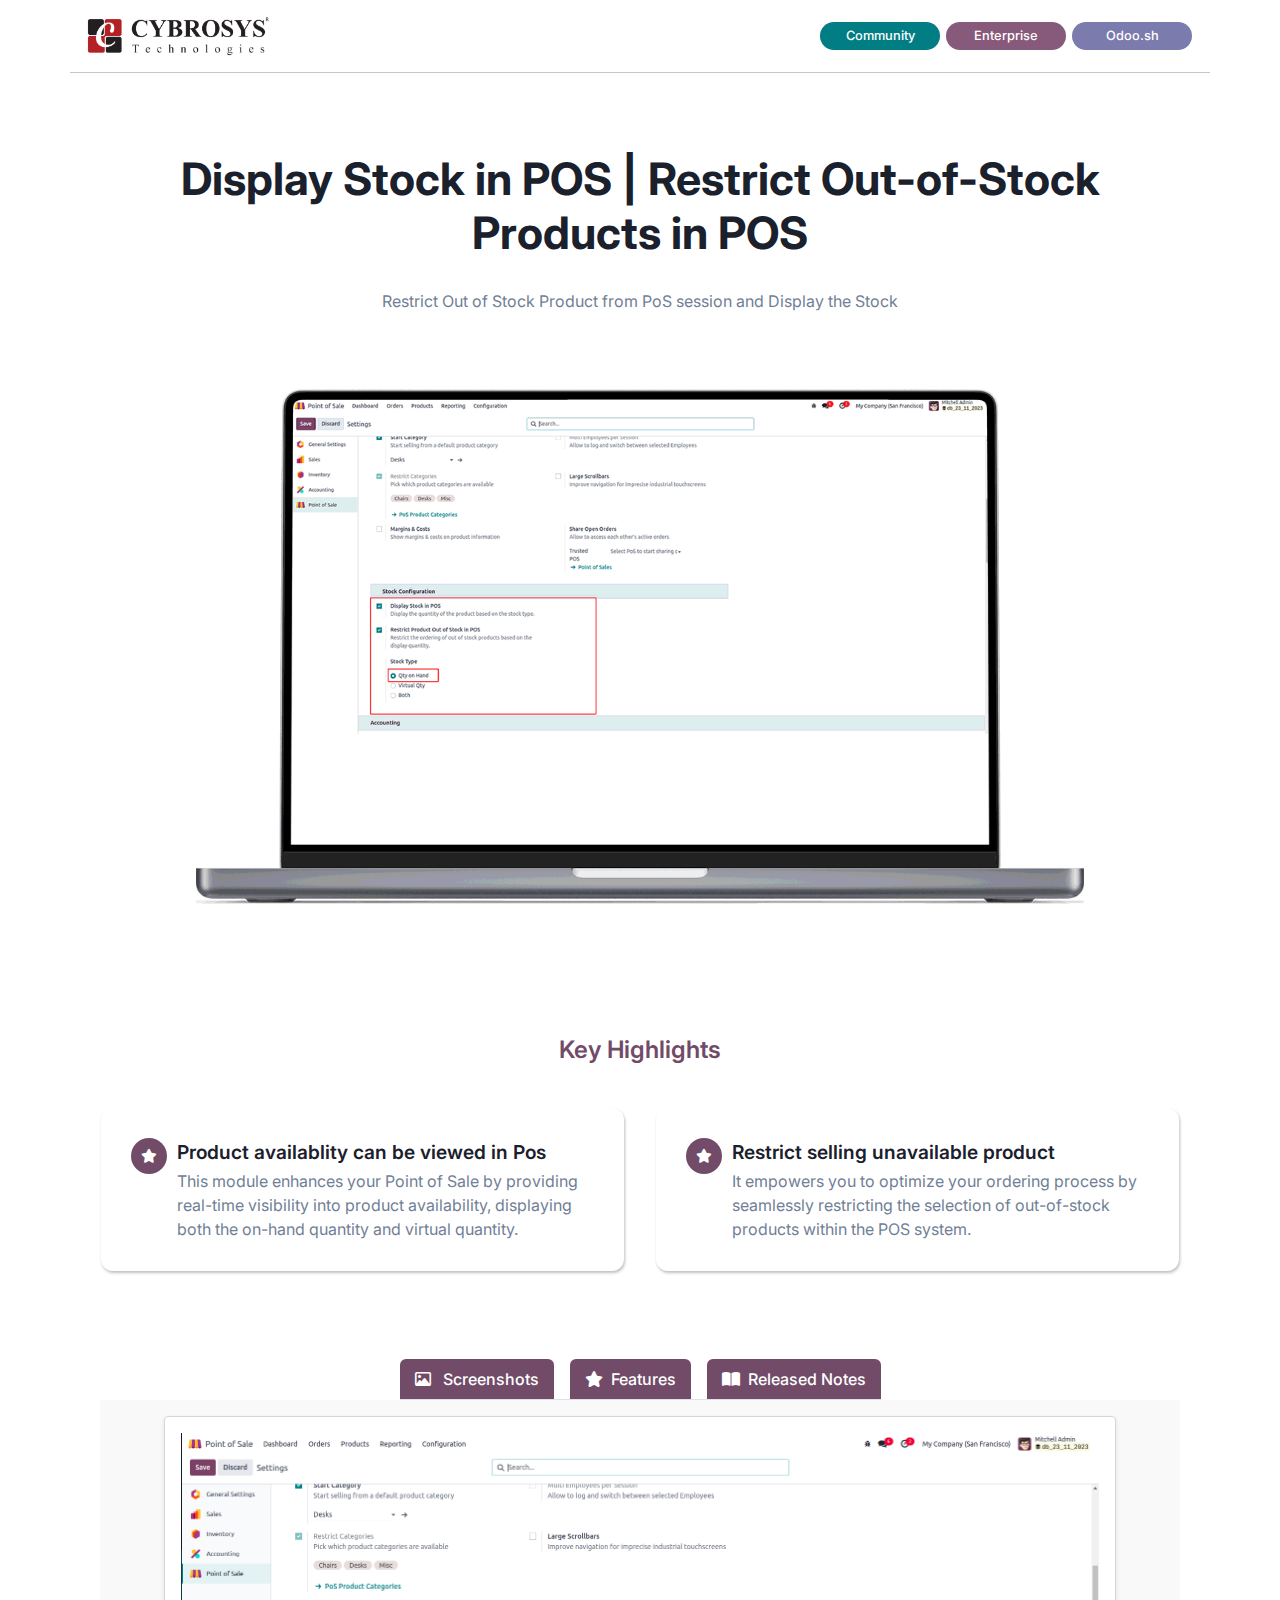
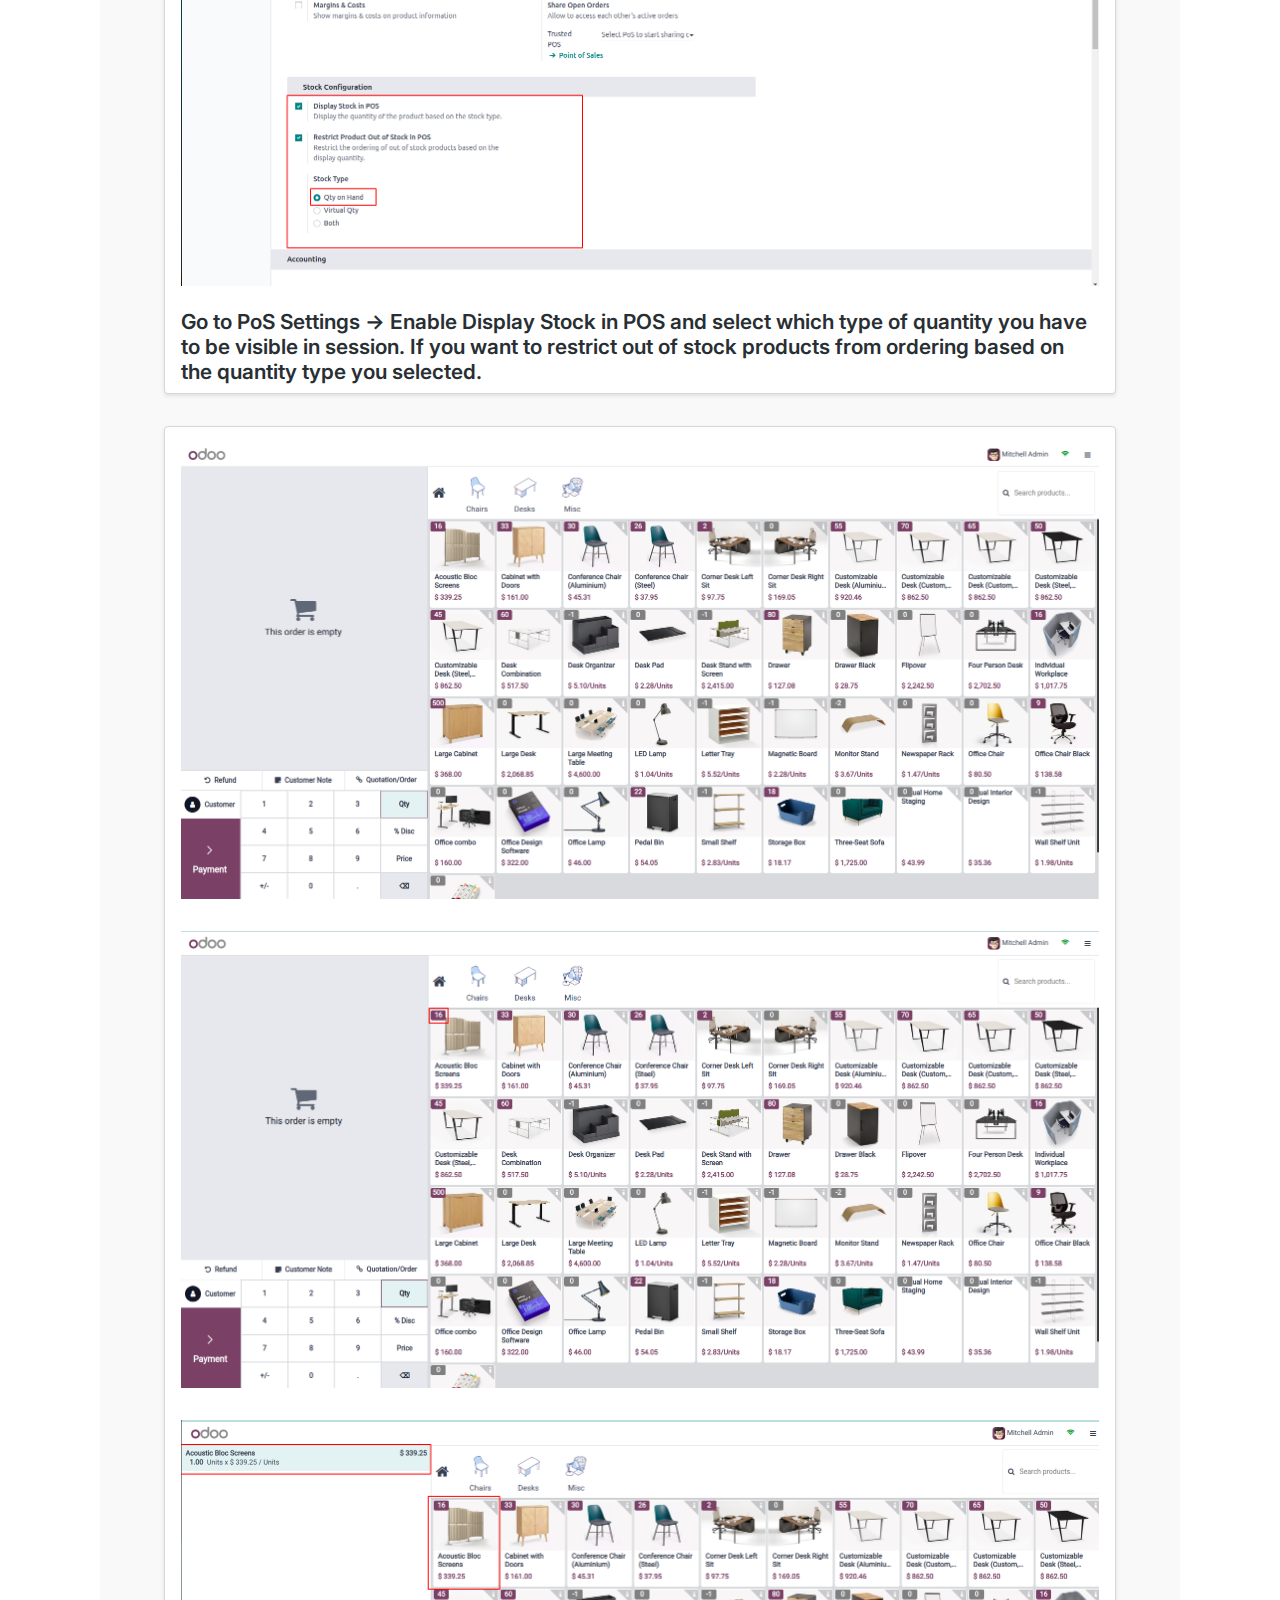
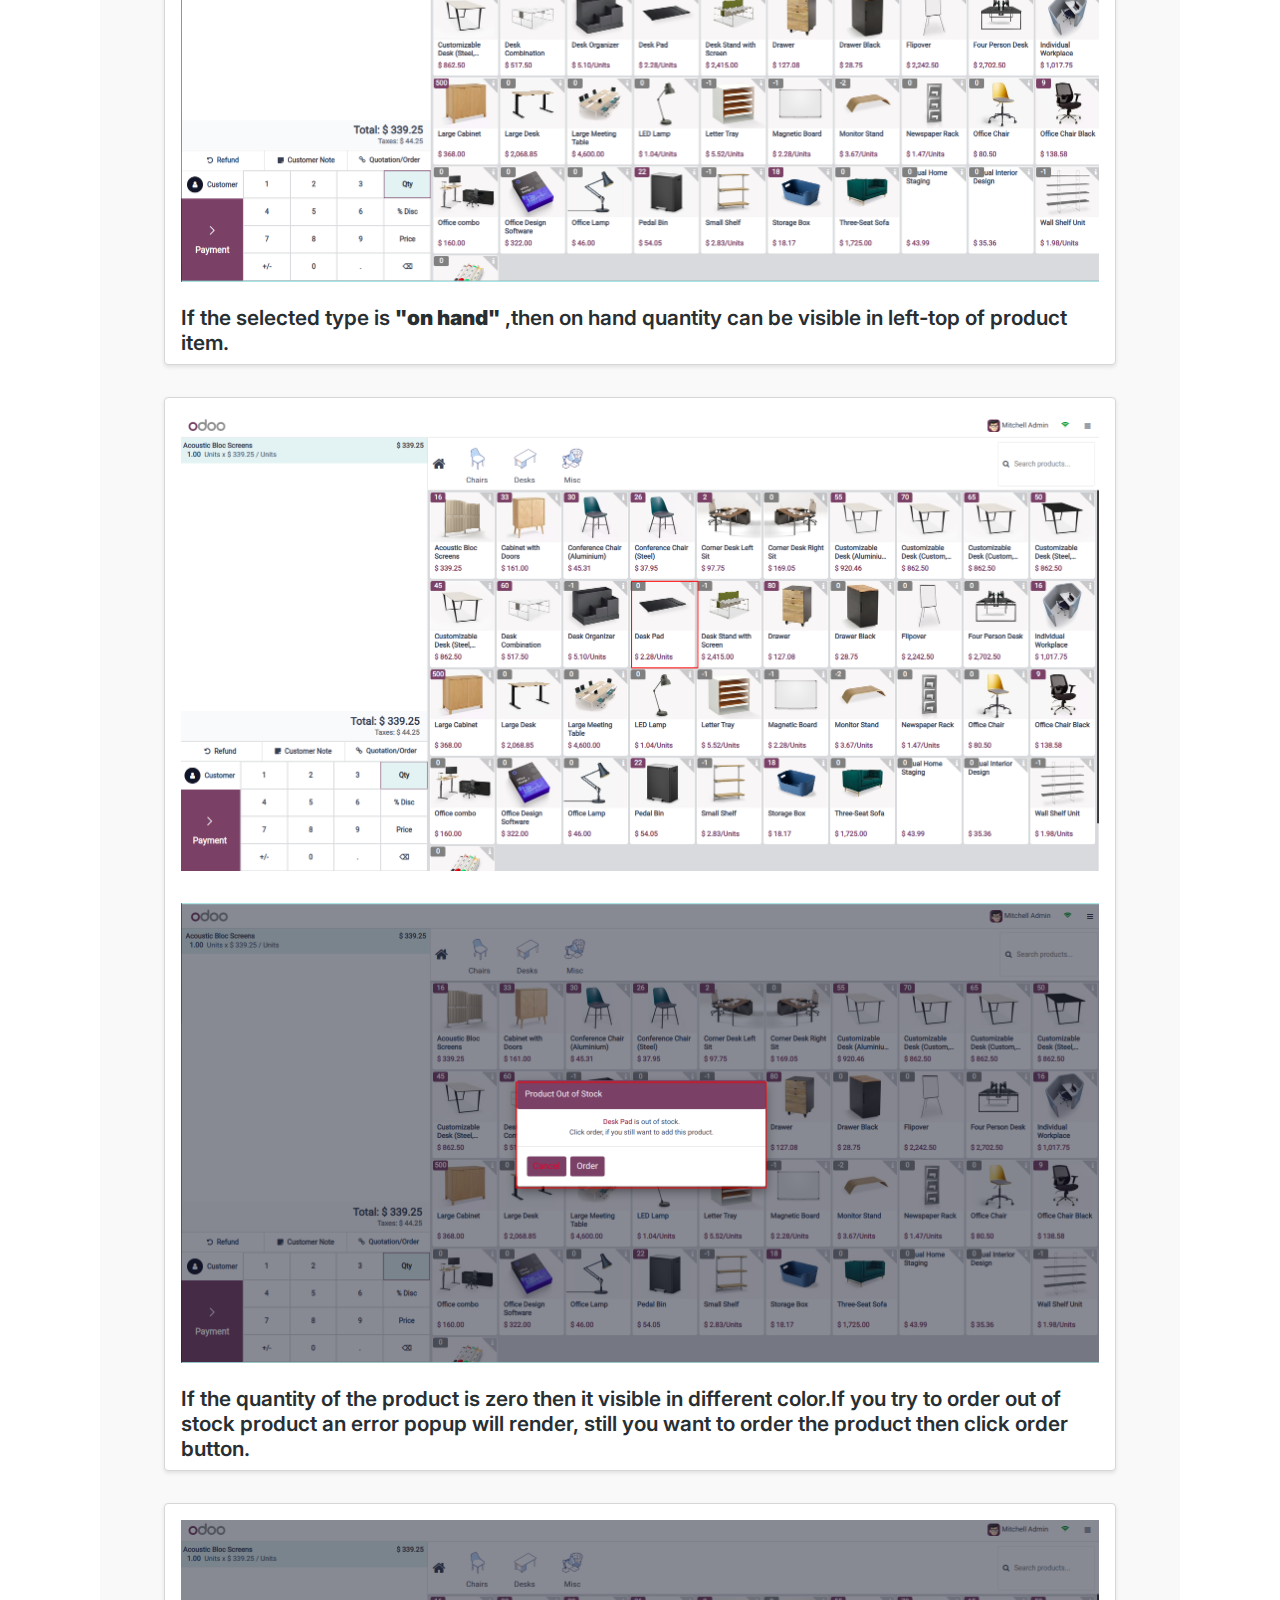
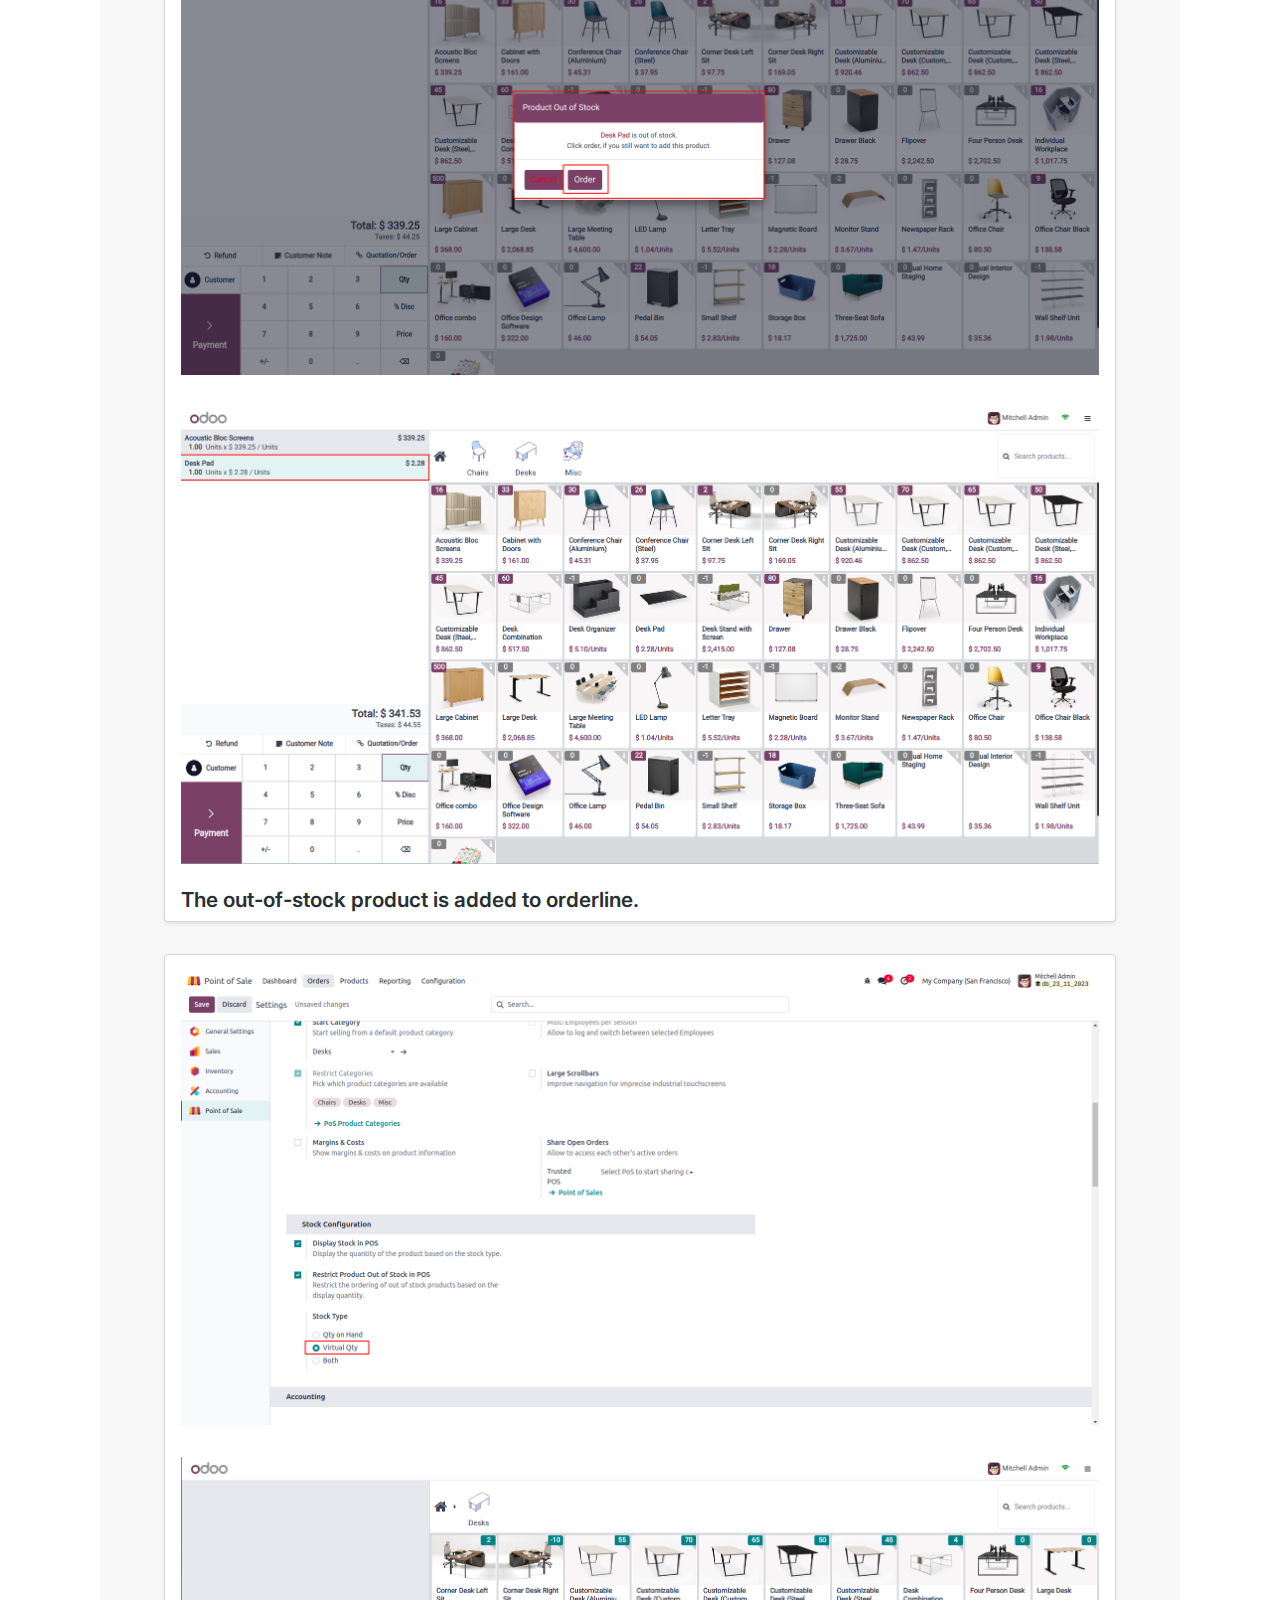
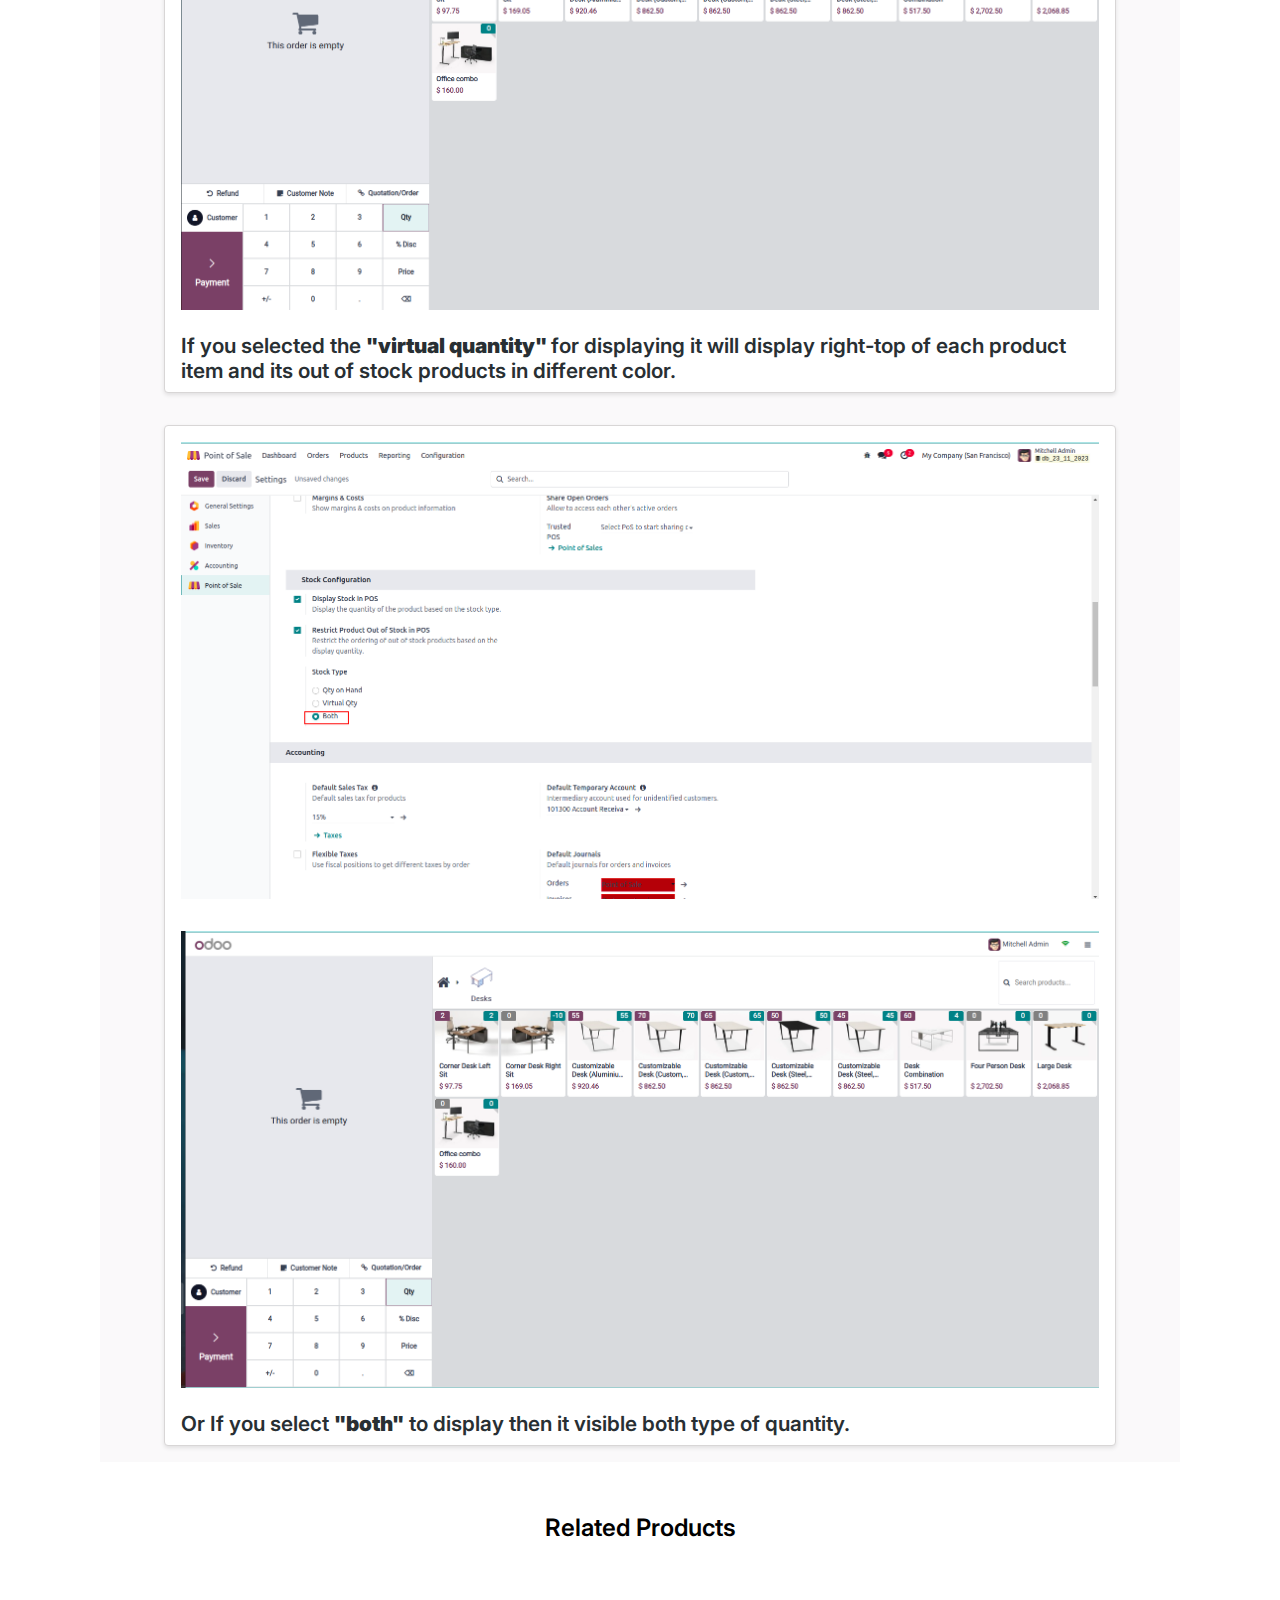
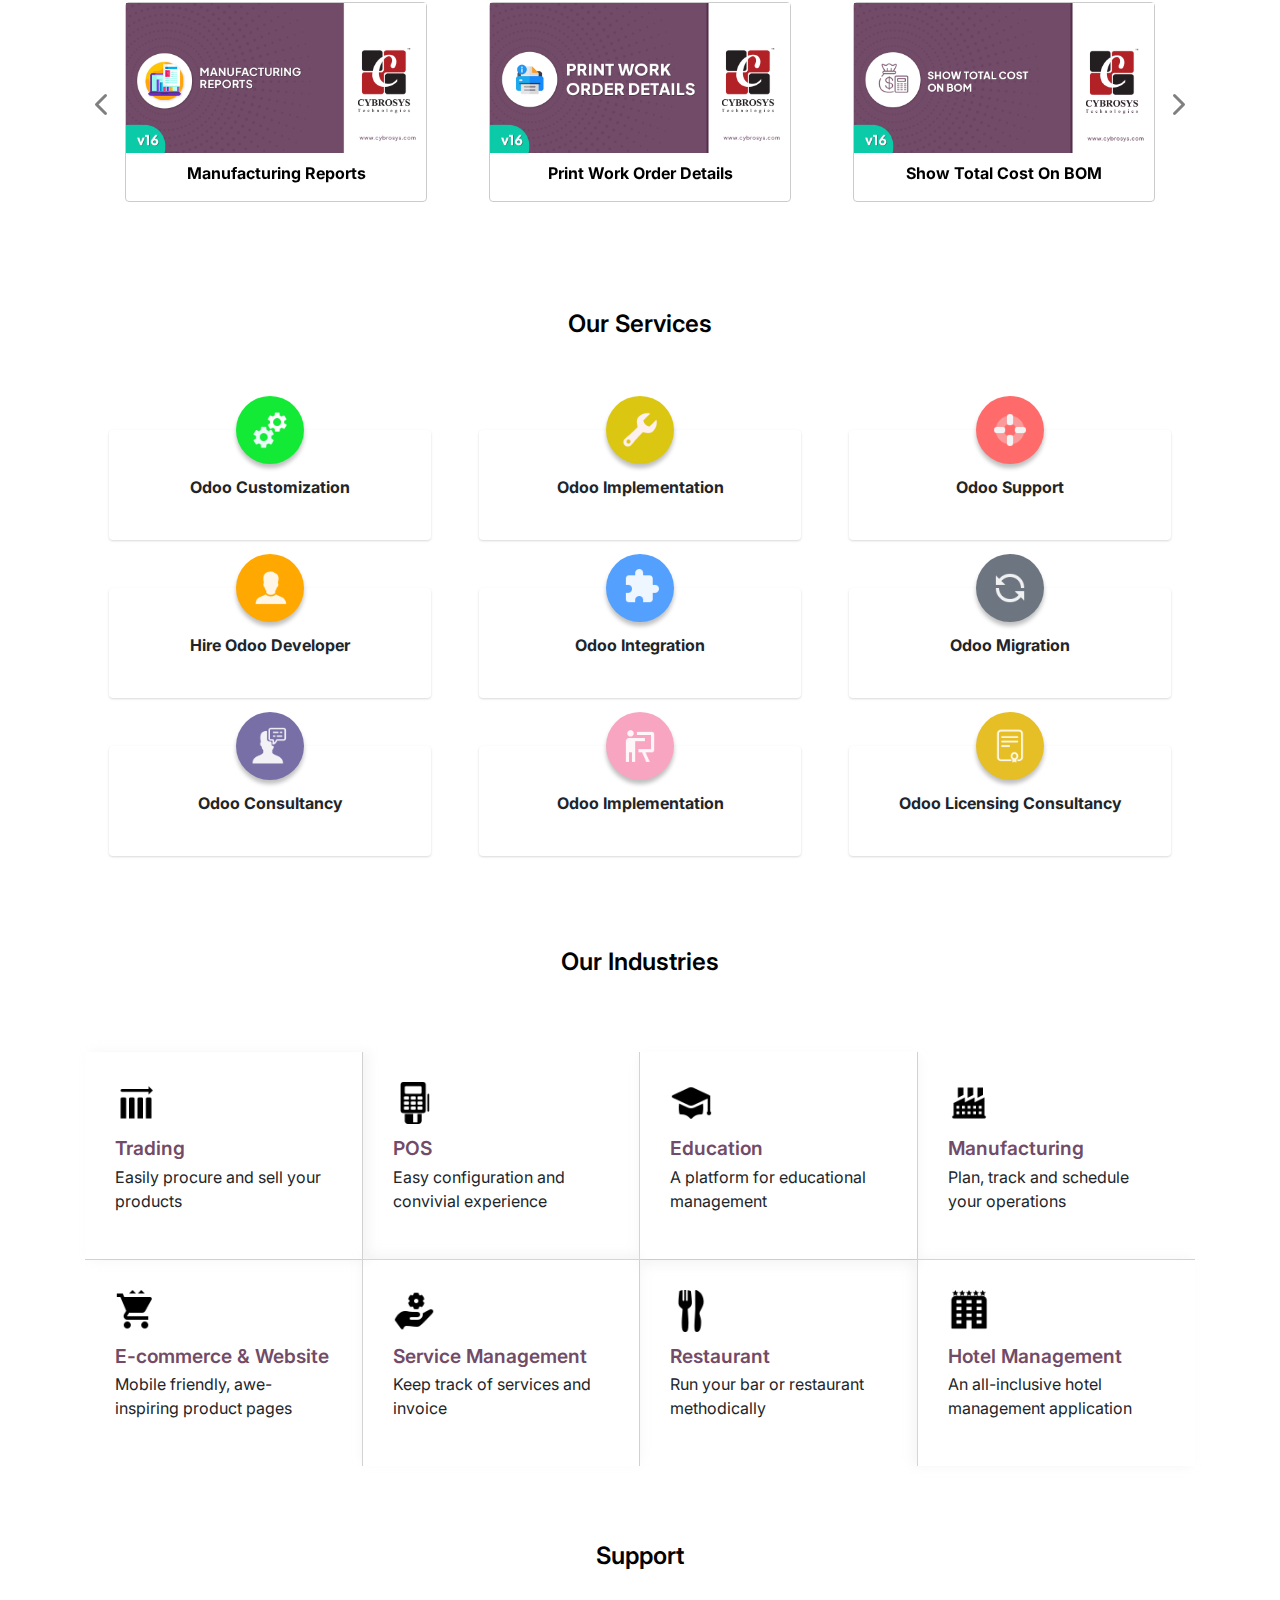
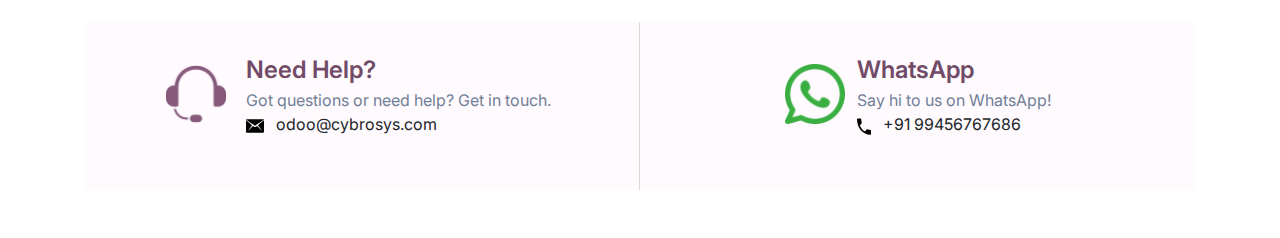
<file: pos_restrict_product_stock/static/description/index.html>
<!DOCTYPE html>
<html lang="en">

<head>
    <meta charset="UTF-8">
    <meta name="viewport" content="width=device-width, initial-scale=1.0">
    <title>Odoo App 3 Index</title>
    <!-- Bootstrap CSS -->
    <link rel="stylesheet"
          href="https://cdn.jsdelivr.net/npm/bootstrap@4.0.0/dist/css/bootstrap.min.css"
          integrity="sha384-Gn5384xqQ1aoWXA+058RXPxPg6fy4IWvTNh0E263XmFcJlSAwiGgFAW/dAiS6JXm"
          crossorigin="anonymous">
    <link rel="stylesheet"
          href="https://cdnjs.cloudflare.com/ajax/libs/font-awesome/6.2.1/css/all.min.css">
    <link rel="preconnect" href="https://fonts.googleapis.com">
    <link rel="preconnect" href="https://fonts.gstatic.com" crossorigin>
    <link href="https://fonts.googleapis.com/css2?family=Inter:wght@400;500;600;700;800&display=swap"
          rel="stylesheet">
</head>
<body>
<section>
    <div class="container"
         style="font-family: 'Inter', sans-serif !important;background-color: #fff !important;">
        <div class="row">
            <div class="col-sm-12 col-md-12 col-lg-12 d-flex justify-content-between flex-wrap align-items-sm-center"
                 style="border-bottom:1px solid rgba(0, 0, 0, 0.22)">
                <div class="my-3">
                    <img src="assets/misc/Cybrosys R.png"
                         style="width:auto !important; height:40px !important">
                </div>
                <div class="my-3 d-flex align-items-center">
                    <div class="text-center"
                         style="background-color:#017E84 !important;font-size: 0.8rem !important; color:#fff !important; font-weight:500 !important; padding:4px !important; margin:0 3px !important; border-radius:50px !important; min-width: 120px !important;">
                        Community
                    </div>
                    <div class="text-center"
                         style="background-color:#875A7B !important; color:#fff !important;font-size: 0.8rem !important; font-weight:500 !important; padding:4px !important; margin:0 3px !important; border-radius:50px !important;min-width: 120px !important;">
                        Enterprise
                    </div>
                    <div class="text-center"
                         style="background-color:#7C7BAD !important; color:#fff !important;font-size: 0.8rem !important; font-weight:500 !important; padding:4px !important; margin:0 3px !important; border-radius:50px !important; min-width: 120px !important;">
                        Odoo.sh
                    </div>
                </div>
            </div>
        </div>
        <div class="row">
            <div class="col-sm-12 col-md-12 col-lg-12 text-center d-flex align-items-center flex-column"
                 style="margin: 80px 0px !important;">
                <h1 style="font-size: 2.8rem;font-weight: 700; color:
                    #1A202C;">
                    Display Stock in POS | Restrict Out-of-Stock Products in
                    POS</h1>
                <p class="my-3 mb-4"
                   style="max-width: 80%; font-weight: 400 !important; line-height: 32px; color: #718096;">
                    Restrict Out of
                    Stock Product from PoS session and Display the Stock</p>
                <!-- END OF APP HERO -->
                <div style="width: 80%; margin-top: 3rem;">
                    <img src="assets/screenshots/hero.gif"
                         class="img-responsive" width="100%" height="auto">
                </div>
            </div>
        </div>
        <div class="container mt-5 mb-5">
            <div class="col-lg-12 d-flex flex-column justify-content-center align-items-center mt-4">
                <p class="m-0"
                   style="font-weight: 600; font-size: 24px; color:#714b67 !important">
                    Key Highlights
                </p>
            </div>
            <div class="row py-4">
                <div class="col-md-6 col-sm-12 p-3">
                    <div class="d-flex   h-100" style="padding: 30px;border-radius: 12px;
                                    background: #FFF;
                                    box-shadow: 1px 2px 3px 0px rgba(0, 0, 0, 0.25); ">
                        <div style="width: 36px; height: 36px; border-radius: 50%; background: #714B67;
                                    display: flex; justify-content: center; align-items: center;
                                    margin-right: 10px; flex-shrink: 0;">
                            <i class="fa-solid fa-star  "
                               style="color: #fff;font-size:14px;"></i>
                        </div>
                        <div>
                            <p style="color: #1A202C;font-weight: 600;
                                      font-size: 1.2rem; margin-bottom: 2px;">
                                Product availablity can be viewed in Pos </p>
                            <p class="m-0" style="color:#718096"> This module
                                enhances your Point of Sale by providing
                                real-time
                                visibility into product availability, displaying
                                both the on-hand
                                quantity and virtual quantity.
                            </p>
                        </div>
                    </div>
                </div>
                <div class="col-md-6 col-sm-12 p-3">
                    <div class="d-flex   h-100" style="padding: 30px;border-radius: 12px;
                                    background: #FFF;
                                    box-shadow: 1px 2px 3px 0px rgba(0, 0, 0, 0.25); ">
                        <div style="width: 36px; height: 36px; border-radius: 50%; background: #714B67;
                                    display: flex; justify-content: center; align-items: center;
                                    margin-right: 10px; flex-shrink: 0;">
                            <i class="fa-solid fa-star  "
                               style="color: #fff;font-size:14px;"></i>
                        </div>
                        <div>
                            <p style="color: #1A202C;font-weight: 600;
                                      font-size: 1.2rem; margin-bottom: 2px;">
                                Restrict selling unavailable product </p>
                            <p class="m-0" style="color:#718096"> It empowers
                                you to optimize
                                your ordering process by seamlessly restricting
                                the selection of
                                out-of-stock products within the POS system.
                            </p>
                        </div>
                    </div>
                </div>
            </div>
        </div>
        <div class="container rounded">
            <ul class="nav nav-tabs d-flex"
                style="width: fit-content;margin: 0 auto;gap: 1rem;">
                <li class="col text-center py-2 text-nowrap "
                    style="color: #fff; background-color: #714B67;border-radius: 6px 6px 0px 0px;">
                    <a
                            class="active show" data-toggle="tab" href="#tab1"
                            style="color: #fff;font-weight: 500; background-color: #714B67; text-decoration: none;">
                        <i class="fa-regular fa-image  pr-2"
                           style="color: #fff;"></i>
                        Screenshots</a></li>
                <li class="col text-center py-2 text-nowrap "
                    style="color: #fff; background-color: #714B67;border-radius: 6px 6px 0px 0px;">
                    <a
                            data-toggle="tab" href="#tab2"
                            style="color: #fff;font-weight: 500;  text-decoration: none;"><i
                            class="fa-solid fa-star  pr-2"
                            style="color: #fff;"></i>Features</a></li>
                <li class="col text-center py-2 text-nowrap "
                    style="color: #fff; background-color: #714B67;border-radius: 6px 6px 0px 0px;">
                    <a
                            data-toggle="tab" href="#tab3"
                            style="color: #fff;font-weight: 500; text-decoration: none; background-color: #714B67;"><i
                            class="fa-solid fa-book-open  pr-2"
                            style="color: #fff;"></i>Released Notes</a></li>
            </ul>
            <div class="tab-content"
                 style="background-color: rgba(121, 113, 119, 0.04);">
                <div id="tab1" class="tab-pane fade in active show">
                    <div class="col-lg-12 py-2"
                         style="padding: 1rem 4rem !important;">
                        <div
                                style="border: 1px solid #d8d6d6; border-radius: 4px; background: #fff; box-shadow: 0 2px 4px rgba(0, 0, 0, 0.1);">
                            <div class="row justify-content-center p-3 w-100 m-0">
                                <img src="assets/screenshots/Screenshot1.png"
                                     class="img-responsive" width="100%"
                                     height="auto">

                            </div>
                            <div class="px-3">
                                <h4 class="mt-2"
                                    style=" font-weight:600 !important; color:#282F33 !important; font-size:1.3rem !important">
                                    Go to PoS Settings ->
                                    Enable Display Stock in POS and select which
                                    type of quantity
                                    you have to be visible in session. If you
                                    want to restrict out of stock products from
                                    ordering based on
                                    the quantity type you selected.</h4>
                            </div>
                        </div>
                    </div>
                    <div class="col-lg-12 py-2"
                         style="padding: 1rem 4rem !important;">
                        <div
                                style="border: 1px solid #d8d6d6; border-radius: 4px; background: #fff; box-shadow: 0 2px 4px rgba(0, 0, 0, 0.1);">
                            <div class="row justify-content-center p-3 w-100 m-0">
                                <img src="assets/screenshots/Screenshot2.png"
                                     class="img-responsive" width="100%"
                                     height="auto">

                            </div>
                            <div class="row justify-content-center p-3 w-100 m-0">
                                <img src="assets/screenshots/Screenshot3.png"
                                     class="img-responsive" width="100%"
                                     height="auto">

                            </div>
                            <div class="row justify-content-center p-3 w-100 m-0">
                                <img src="assets/screenshots/Screenshot4.png"
                                     class="img-responsive" width="100%"
                                     height="auto">
                            </div>
                            <div class="px-3">
                                <h4 class="mt-2"
                                    style=" font-weight:600 !important; color:#282F33 !important; font-size:1.3rem !important">
                                    If the selected type is
                                    <b>"on hand"</b> ,then on hand quantity can be visible in left-top of product
                                    item.</h4>
                            </div>
                        </div>
                    </div>
                    <div class="col-lg-12 py-2"
                         style="padding: 1rem 4rem !important;">
                        <div
                                style="border: 1px solid #d8d6d6; border-radius: 4px; background: #fff; box-shadow: 0 2px 4px rgba(0, 0, 0, 0.1);">
                            <div class="row justify-content-center p-3 w-100 m-0">
                                <img src="assets/screenshots/Screenshot5.png"
                                     class="img-responsive" width="100%"
                                     height="auto">

                            </div>
                            <div class="row justify-content-center p-3 w-100 m-0">
                                <img src="assets/screenshots/Screenshot6.png"
                                     class="img-responsive" width="100%"
                                     height="auto">

                            </div>
                            <div class="px-3">
                                <h4 class="mt-2"
                                    style=" font-weight:600 !important; color:#282F33 !important; font-size:1.3rem !important">
                                    If the quantity of the
                                    product is zero then it visible in different
                                    color.If you try to order out
                                    of stock product an error popup will render,
                                    still you want to
                                    order the product then click order
                                    button.</h4>
                            </div>
                        </div>
                    </div>
                    <div class="col-lg-12 py-2"
                         style="padding: 1rem 4rem !important;">
                        <div
                                style="border: 1px solid #d8d6d6; border-radius: 4px; background: #fff; box-shadow: 0 2px 4px rgba(0, 0, 0, 0.1);">
                            <div class="row justify-content-center p-3 w-100 m-0">
                                <img src="assets/screenshots/Screenshot7.png"
                                     class="img-responsive" width="100%"
                                     height="auto">

                            </div
                            >
                            <div class="row justify-content-center p-3 w-100 m-0">
                                <img src="assets/screenshots/Screenshot8.png"
                                     class="img-responsive" width="100%"
                                     height="auto">

                            </div>
                            <div class="px-3">
                                <h4 class="mt-2"
                                    style=" font-weight:600 !important; color:#282F33 !important; font-size:1.3rem !important">
                                    The out-of-stock
                                    product is added to orderline.</h4>
                            </div>
                        </div>
                    </div>
                    <div class="col-lg-12 py-2"
                         style="padding: 1rem 4rem !important;">
                        <div
                                style="border: 1px solid #d8d6d6; border-radius: 4px; background: #fff; box-shadow: 0 2px 4px rgba(0, 0, 0, 0.1);">
                            <div class="row justify-content-center p-3 w-100 m-0">
                                <img src="assets/screenshots/Screenshot9.png"
                                     class="img-responsive" width="100%"
                                     height="auto">

                            </div>
                            <div class="row justify-content-center p-3 w-100 m-0">
                                <img src="assets/screenshots/Screenshot10.png"
                                     class="img-responsive" width="100%"
                                     height="auto">

                            </div>
                            <div class="px-3">
                                <h4 class="mt-2"
                                    style=" font-weight:600 !important; color:#282F33 !important; font-size:1.3rem !important">
                                    If you selected the
                                   <b>"virtual quantity" </b> for displaying it will
                                    display right-top of
                                    each product item and its out of stock
                                    products in different color.</h4>
                            </div>
                        </div>
                    </div>
                    <div class="col-lg-12 py-2"
                         style="padding: 1rem 4rem !important;">
                        <div
                                style="border: 1px solid #d8d6d6; border-radius: 4px; background: #fff; box-shadow: 0 2px 4px rgba(0, 0, 0, 0.1);">
                            <div class="row justify-content-center p-3 w-100 m-0">
                                <img src="assets/screenshots/Screenshot11.png"
                                     class="img-responsive" width="100%"
                                     height="auto">

                            </div>
                            <div class="row justify-content-center p-3 w-100 m-0">
                                <img src="assets/screenshots/Screenshot12.png"
                                     class="img-responsive" width="100%"
                                     height="auto">

                            </div>
                            <div class="px-3">
                                <h4 class="mt-2"
                                    style=" font-weight:600 !important; color:#282F33 !important; font-size:1.3rem !important">
                                 Or If you select <b>"both"</b>   to display then it
                                    visible both type
                                    of quantity.</h4>
                            </div>
                        </div>
                    </div>
                </div>

                <div id="tab2" class="tab-pane fade">
                    <div class="col-mg-12" style="padding: 1rem 4rem;">
                        <ul style="list-style: none; padding: 1rem 0;font-weight: 500;">
                            <li class="py-3"
                                style="font-weight: 500;background-color: #fff; border-radius: 4px; padding: 1rem; margin-bottom: 1rem; box-shadow: 0 2px 4px rgba(0, 0, 0, 0.1);">
                                    <span style="margin-right: 12px;"><img
                                            src="assets/misc/star (1) 2.svg"
                                            alt=""
                                            width="16px"></span>Display both
                                on-hand quantity and Virtual quantity of every
                                product.
                            </li>
                            <li class="py-3"
                                style="font-weight: 500;background-color: #fff; border-radius: 4px; padding: 1rem; margin-bottom: 1rem; box-shadow: 0 2px 4px rgba(0, 0, 0, 0.1);">
                                    <span style="margin-right: 12px;"><img
                                            src="assets/misc/star (1) 2.svg"
                                            alt=""
                                            width="16px"></span> Restrict out of
                                stock products from ordering them.
                            </li>
                            <li class="py-3"
                                style="font-weight: 500;background-color: #fff; border-radius: 4px; padding: 1rem; margin-bottom: 1rem; box-shadow: 0 2px 4px rgba(0, 0, 0, 0.1);">
                                    <span style="margin-right: 12px;"><img
                                            src="assets/misc/star (1) 2.svg"
                                            alt=""
                                            width="16px"></span>We can choose
                                which type of (on-hand and virtual) quantity you
                                have to be visible in POS.
                            </li>
                            <li class="py-3"
                                style="font-weight: 500;background-color: #fff; border-radius: 4px; padding: 1rem; margin-bottom: 1rem; box-shadow: 0 2px 4px rgba(0, 0, 0, 0.1);">
                                    <span style="margin-right: 12px;"><img
                                            src="assets/misc/star (1) 2.svg"
                                            alt=""
                                            width="16px"></span> We can also
                                specify which type of (on-hand and virtual)
                                quantity you have to restrict if the product is
                                out of stock.
                            </li>

                        </ul>
                    </div>
                </div>
                <div id="tab3" class="tab-pane fade">
                    <div class="col-mg-12 active" style="padding: 1rem 4rem;">
                        <div class="py-3"
                             style="font-weight: 500;background-color: #fff; border-radius: 4px; padding: 1rem; box-shadow: 0 2px 4px rgba(0, 0, 0, 0.1);">
                            <div class="d-flex mb-3"
                                 style="font-size: 0.8rem; font-weight: 500;"><span>Version
                                        17.0.1.0.0</span><span
                                    class="px-2">|</span><span
                                    style="color: #714B67;font-weight: 600;">Released on:28th November 2023</span>
                            </div>
                            <p class="m-0"
                               style=" color:#718096!important; font-size:1rem !important;line-height: 28px;">

                                Initial Commit for Display Stock in POS |
                                Restrict Out-of-Stock Products in POS.</p>
                        </div>
                    </div>
                </div>
            </div>
        </div>
        <div class="container mt-5">
            <div class="col-lg-12 d-flex flex-column justify-content-center align-items-center mt-5">
                <p class="m-0"
                   style="font-weight: 600; font-size: 24px; color:#000 !important">
                    Related Products</p>
            </div>
        </div>
        <div id="myCarousel" class="carousel slide py-3" data-ride="carousel">
            <div class="carousel-inner">
                <div class="carousel-item active">
                    <div class="row p-4">
                        <div class="col">
                            <div class="p-3">
                                <a href="https://apps.odoo.com/apps/modules/16.0/manufacturing_reports/"
                                   style="color: #000; text-decoration: none;">
                                    <div style="border:1px solid #CBCBCB !important;border-radius: 4px;">
                                        <div style="width: 300px; ">
                                            <img src="assets/modules/1.png"
                                                 alt="" width="100%"
                                                 height="auto">

                                        </div>
                                        <p class="text-center pt-2 text-black font-weight-bold">
                                            Manufacturing Reports</p>
                                    </div>
                                </a>
                            </div>
                        </div>
                        <div class="col">
                            <div class="p-3">
                                <a href="https://apps.odoo.com/apps/modules/16.0/mrp_work_order_print/"
                                   style="color: #000; text-decoration: none;">
                                    <div style="border:1px solid #CBCBCB !important;border-radius: 4px;">
                                        <div style="width: 300px; ">
                                            <img src="assets/modules/2.png"
                                                 alt="" width="100%"
                                                 height="auto">

                                        </div>
                                        <p class="text-center pt-2 text-black font-weight-bold">
                                            Print Work Order Details</p>
                                    </div>
                                </a>
                            </div>
                        </div>
                        <div class="col">
                            <div class="p-3">
                                <a href="https://apps.odoo.com/apps/modules/16.0/bom_total_cost/"
                                   style="color: #000; text-decoration: none;">
                                    <div style="border:1px solid #CBCBCB !important;border-radius: 4px;">
                                        <div style="width: 300px; ">
                                            <img src="assets/modules/3.png"
                                                 alt="" width="100%"
                                                 height="auto">

                                        </div>
                                        <p class="text-center pt-2 text-black font-weight-bold">
                                            Show Total Cost On BOM</p>
                                    </div>
                                </a>
                            </div>
                        </div>
                    </div>
                </div>
                <div class="carousel-item">
                    <div class="row p-4">
                        <div class="col">
                            <div class="p-3">
                                <a href="https://apps.odoo.com/apps/modules/16.0/simple_mrp_order/"
                                   style="color: #000; text-decoration: none;">
                                    <div style="border:1px solid #CBCBCB !important;border-radius: 4px;">
                                        <div style="width: 300px; ">
                                            <img src="assets/modules/4.png"
                                                 alt="" width="100%"
                                                 height="auto">

                                        </div>
                                        <p class="text-center pt-2 text-black font-weight-bold">
                                            Simple Manufacturing Orders</p>
                                    </div>
                                </a>
                            </div>
                        </div>
                        <div class="col">
                            <div class="p-3">
                                <a href="https://apps.odoo.com/apps/modules/16.0/bom_multiple_product/"
                                   style="color: #000; text-decoration: none;">
                                    <div style="border:1px solid #CBCBCB !important;border-radius: 4px;">
                                        <div style="width: 300px;">
                                            <img src="assets/modules/5.png"
                                                 alt="" width="100%"
                                                 height="auto">

                                        </div>
                                        <p class="text-center pt-2 text-black font-weight-bold">
                                            BOM Multiple Product Selection</p>
                                    </div>
                                </a>
                            </div>
                        </div>
                        <div class="col">
                            <div class="p-3">
                                <a href="https://apps.odoo.com/apps/modules/16.0/cw_mrp/"
                                   style="color: #000; text-decoration: none;">
                                    <div style="border:1px solid #CBCBCB !important;border-radius: 4px;">
                                        <div style="width: 300px;">
                                            <img src="assets/modules/6.png"
                                                 alt="" width="100%"
                                                 height="auto">
                                        </div>
                                        <p class="text-center pt-2 text-black font-weight-bold">
                                            Catch Weight Management:
                                            Manufacturing</p>
                                    </div>
                                </a>
                            </div>
                        </div>
                    </div>
                </div>
            </div>
            <a class="carousel-control-prev" href="#myCarousel"
               data-slide="prev" style="width: 35px; color: #000;">
                    <span class="carousel-control-prev-icon">
                        <i class="fa fa-chevron-left"
                           style="font-size: 24px;"></i>
                    </span>
            </a>
            <a class="carousel-control-next" href="#myCarousel"
               data-slide="next" style="width: 35px; color: #000;">
                    <span class="carousel-control-next-icon">
                        <i class="fa fa-chevron-right"
                           style="font-size: 24px;"></i>
                    </span>
            </a>
        </div>
        <div class="container mt-5">
            <div class="col-lg-12 d-flex flex-column justify-content-center align-items-center mt-4">
                <p class="m-0"
                   style="font-weight: 600; font-size: 24px; color:#000 !important">
                    Our Services</p>

            </div>
        </div>
        <div class="container my-5">
            <div class="row py-3">
                <div class="col-md-4 col-sm-6 px-4 py-4">
                    <div
                            style="background-color: #fff; padding: 25px; text-align: center;  box-shadow: rgba(0, 0, 0, 0.1) 0px 1px 3px 0px, rgba(0, 0, 0, 0.06) 0px 1px 2px 0px; position: relative;border-radius: 4px;">
                        <div style="position: absolute; top: 0%; left: 50%; transform: translate(-50%, -50%);">
                            <div style="background-color:#13EA36 ; border-radius: 50%; padding: 15px;    width: 68px;
                                    height: 68px; display: inline-block; box-shadow:0px 4px 4px rgba(0, 0, 0, 0.25);">
                                <img src="assets/icons/cogs.png"
                                     alt="service-icon" width="38px"
                                     height="auto">
                            </div>
                        </div>
                        <p style="margin-top: 20px; font-weight: bold;">Odoo
                            Customization</p>
                    </div>
                </div>
                <div class="col-md-4 col-sm-6 px-4 py-4">
                    <div
                            style="background-color: #fff; padding: 25px; text-align: center; box-shadow: rgba(0, 0, 0, 0.1) 0px 1px 3px 0px, rgba(0, 0, 0, 0.06) 0px 1px 2px 0px; position: relative;border-radius: 4px;">
                        <div style="position: absolute; top: 0%; left: 50%; transform: translate(-50%, -50%);">
                            <div style="background-color:#DBC711; border-radius: 50%; padding: 15px;    width: 68px;
                                    height: 68px; display: inline-block; box-shadow:0px 4px 4px rgba(0, 0, 0, 0.25);">
                                <img src="assets/icons/wrench.png"
                                     alt="service-icon" width="38px"
                                     height="auto">
                            </div>
                        </div>
                        <p style="margin-top: 20px; font-weight: bold;">Odoo
                            Implementation</p>
                    </div>
                </div>
                <div class="col-md-4 col-sm-6 px-4 py-4">
                    <div
                            style="background-color: #fff; padding: 25px; text-align: center;  box-shadow: rgba(0, 0, 0, 0.1) 0px 1px 3px 0px, rgba(0, 0, 0, 0.06) 0px 1px 2px 0px; position: relative; border-radius: 4px;">
                        <div style="position: absolute; top: 0%; left: 50%; transform: translate(-50%, -50%);">
                            <div style="background-color:#FF6B6B ; border-radius: 50%; padding: 15px;    width: 68px;
                                    height: 68px; display: inline-block; box-shadow:0px 4px 4px rgba(0, 0, 0, 0.25);">
                                <img src="assets/icons/lifebuoy.png"
                                     alt="service-icon" width="38px"
                                     height="auto">
                            </div>
                        </div>
                        <p style="margin-top: 20px; font-weight: bold;">Odoo
                            Support</p>
                    </div>
                </div>
                <div class="col-md-4 col-sm-6 px-4 py-4">
                    <div
                            style="background-color: #fff; padding: 25px; text-align: center; box-shadow: rgba(0, 0, 0, 0.1) 0px 1px 3px 0px, rgba(0, 0, 0, 0.06) 0px 1px 2px 0px; position: relative; border-radius: 4px;">
                        <div style="position: absolute; top: 0%; left: 50%; transform: translate(-50%, -50%);">
                            <div style="background-color:#FFA801 ; border-radius: 50%; padding: 15px;    width: 68px;
                                    height: 68px; display: inline-block; box-shadow:0px 4px 4px rgba(0, 0, 0, 0.25);">
                                <img src="assets/icons/user.png"
                                     alt="service-icon" width="38px"
                                     height="auto">
                            </div>
                        </div>
                        <p style="margin-top: 20px; font-weight: bold;">Hire
                            Odoo Developer</p>
                    </div>
                </div>
                <div class="col-md-4 col-sm-6 px-4 py-4">
                    <div
                            style="background-color: #fff; padding: 25px; text-align: center;  box-shadow: rgba(0, 0, 0, 0.1) 0px 1px 3px 0px, rgba(0, 0, 0, 0.06) 0px 1px 2px 0px; position: relative; border-radius: 4px;">

                        <div style="position: absolute; top: 0%; left: 50%; transform: translate(-50%, -50%);">
                            <div style="background-color:#54A0FF; border-radius: 50%; padding: 15px;    width: 68px;
                                    height: 68px; display: inline-block; box-shadow:0px 4px 4px rgba(0, 0, 0, 0.25);">
                                <img src="assets/icons/puzzle.png"
                                     alt="service-icon" width="38px"
                                     height="auto">
                            </div>
                        </div>
                        <p style="margin-top: 20px; font-weight: bold;">Odoo
                            Integration</p>
                    </div>
                </div>
                <div class="col-md-4 col-sm-6 px-4 py-4">
                    <div
                            style="background-color: #fff; padding: 25px; text-align: center;  box-shadow: rgba(0, 0, 0, 0.1) 0px 1px 3px 0px, rgba(0, 0, 0, 0.06) 0px 1px 2px 0px; position: relative;border-radius: 4px;">
                        <div style="position: absolute; top: 0%; left: 50%; transform: translate(-50%, -50%);">
                            <div style="background-color:#6D7680 ; border-radius: 50%; padding: 15px;    width: 68px;
                                    height: 68px; display: inline-block; box-shadow:0px 4px 4px rgba(0, 0, 0, 0.25);">
                                <img src="assets/icons/update.png"
                                     alt="service-icon" width="38px"
                                     height="auto">
                            </div>
                        </div>
                        <p style="margin-top: 20px; font-weight: bold;">Odoo
                            Migration</p>
                    </div>
                </div>
                <div class="col-md-4 col-sm-6 px-4 py-4">
                    <div
                            style="background-color: #fff; padding: 25px; text-align: center;  box-shadow: rgba(0, 0, 0, 0.1) 0px 1px 3px 0px, rgba(0, 0, 0, 0.06) 0px 1px 2px 0px; position: relative;border-radius: 4px;">
                        <div style="position: absolute; top: 0%; left: 50%; transform: translate(-50%, -50%);">
                            <div style="background-color:#786FA6 ; border-radius: 50%; padding: 15px;    width: 68px;
                                    height: 68px; display: inline-block; box-shadow:0px 4px 4px rgba(0, 0, 0, 0.25);">
                                <img src="assets/icons/consultation.png"
                                     alt="service-icon" width="38px"
                                     height="auto">
                            </div>
                        </div>
                        <p style="margin-top: 20px; font-weight: bold;">Odoo
                            Consultancy</p>
                    </div>
                </div>
                <div class="col-md-4 col-sm-6 px-4 py-4">
                    <div
                            style="background-color: #fff; padding: 25px; text-align: center; box-shadow: rgba(0, 0, 0, 0.1) 0px 1px 3px 0px, rgba(0, 0, 0, 0.06) 0px 1px 2px 0px;position: relative;border-radius: 4px;">
                        <div style="position: absolute; top: 0%; left: 50%; transform: translate(-50%, -50%);">
                            <div style="background-color:#F8A5C2 ; border-radius: 50%; padding: 15px;    width: 68px;
                                    height: 68px; display: inline-block; box-shadow:0px 4px 4px rgba(0, 0, 0, 0.25);">
                                <img src="assets/icons/training.png"
                                     alt="service-icon" width="38px"
                                     height="auto">
                            </div>
                        </div>
                        <p style="margin-top: 20px; font-weight: bold;">Odoo
                            Implementation</p>
                    </div>
                </div>
                <div class="col-md-4 col-sm-6 px-4 py-4">
                    <div
                            style="background-color: #fff; padding: 25px; text-align: center;  box-shadow: rgba(0, 0, 0, 0.1) 0px 1px 3px 0px, rgba(0, 0, 0, 0.06) 0px 1px 2px 0px; position: relative;border-radius: 4px;">
                        <div style="position: absolute; top: 0%; left: 50%; transform: translate(-50%, -50%);">
                            <div style="background-color:#E6BE26; border-radius: 50%; padding: 15px;    width: 68px;
                                    height: 68px; display: inline-block; box-shadow:0px 4px 4px rgba(0, 0, 0, 0.25);">
                                <img src="assets/icons/license.png"
                                     alt="service-icon" width="38px"
                                     height="auto">
                            </div>
                        </div>
                        <p style="margin-top: 20px; font-weight: bold;">Odoo
                            Licensing Consultancy</p>
                    </div>
                </div>
            </div>
        </div>
        <div class="container mt-5">
            <div class="col-lg-12 d-flex flex-column justify-content-center align-items-center mt-4">
                <p class="m-0"
                   style="font-weight: 600; font-size: 24px; color:#000 !important">
                    Our Industries</p>

            </div>
        </div>
        <div class="container">
            <div class="row my-5 py-4">
                <div class="col-md-3 col-sm-6 p-0">
                    <div class="d-flex flex-column h-100 "
                         style="border-right: 1px solid rgb(209, 209, 209); border-bottom: 1px solid  rgb(209, 209, 209); padding: 30px; box-shadow: 6px 0 10px rgba(228, 227, 227, 0.373);">
                        <img src="assets/icons/trading-black.png" width="42px"
                             height="auto" alt="">
                        <p style="color: #714B67;font-weight: 600; margin-top: 10px;
                           font-size: 1.2rem; margin-bottom: 2px;">Trading</p>
                        <p>Easily procure and sell your products</p>
                    </div>
                </div>
                <div class="col-md-3 col-sm-6  p-0">
                    <div class="d-flex flex-column h-100"
                         style="border-right: 1px solid rgb(209, 209, 209);border-bottom: 1px solid  rgb(209, 209, 209); padding: 30px;">
                        <img src="assets/icons/pos-black.png" width="42px"
                             height="auto" alt="">
                        <p style="color: #714B67;font-weight: 600; margin-top: 10px;
                            font-size: 1.2rem; margin-bottom: 2px;">POS</p>
                        <p>Easy configuration and convivial experience</p>
                    </div>
                </div>
                <div class="col-md-3 col-sm-6  p-0">
                    <div class="d-flex flex-column h-100"
                         style="border-right: 1px solid  rgb(209, 209, 209);border-bottom: 1px solid   rgba(0, 0, 0, 0.2); padding: 30px; box-shadow: 0 5px 10px  rgba(228, 227, 227, 0.373)">
                        <img src="assets/icons/education-black.png" width="42px"
                             height="auto" alt="">
                        <p style="color: #714B67;font-weight: 600; margin-top: 10px;
                            font-size: 1.2rem; margin-bottom: 2px;">
                            Education</p>
                        <p>A platform for educational management</p>
                    </div>
                </div>
                <div class="col-md-3 col-sm-6  p-0">
                    <div class="d-flex flex-column h-100"
                         style="border-bottom: 1px solid  rgb(209, 209, 209); padding: 30px; ">
                        <img src="assets/icons/manufacturing-black.png"
                             width="42px" height="auto" alt="">
                        <p style="color: #714B67;font-weight: 600; margin-top: 10px;
                            font-size: 1.2rem; margin-bottom: 2px;">
                            Manufacturing</p>
                        <p>Plan, track and schedule your operations</p>
                    </div>
                </div>
                <div class="col-md-3 col-sm-6 p-0">
                    <div class="d-flex flex-column h-100"
                         style="border-right: 1px solid  rgb(209, 209, 209); padding: 30px;">
                        <img src="assets/icons/ecom-black.png" width="42px"
                             height="auto" alt="">
                        <p style="color: #714B67;font-weight: 600; margin-top: 10px;
                            font-size: 1.2rem; margin-bottom: 2px;">E-commerce &
                            Website</p>
                        <p>Mobile friendly, awe-inspiring product pages</p>
                    </div>
                </div>
                <div class="col-md-3 col-sm-6   p-0">
                    <div class="d-flex flex-column h-100"
                         style="border-right: 1px solid  rgb(209, 209, 209); padding: 30px;box-shadow: 0 -5px 10px  rgba(228, 227, 227, 0.373);">
                        <img src="assets/icons/service-black.png" width="42px"
                             height="auto" alt="">
                        <p style="color: #714B67;font-weight: 600; margin-top: 10px;
                            font-size: 1.2rem; margin-bottom: 2px;">Service
                            Management</p>
                        <p>Keep track of services and invoice</p>
                    </div>
                </div>
                <div class="col-md-3 col-sm-6    p-0">
                    <div class="d-flex flex-column h-100"
                         style="border-right: 1px solid  rgb(209, 209, 209); padding: 30px; ">
                        <img src="assets/icons/restaurant-black.png"
                             width="42px" height="auto" alt="">
                        <p style="color: #714B67;font-weight: 600; margin-top: 10px;
                            font-size: 1.2rem; margin-bottom: 2px;">
                            Restaurant</p>
                        <p>Run your bar or restaurant methodically</p>
                    </div>
                </div>
                <div class="col-md-3 col-sm-6   p-0">
                    <div class="d-flex flex-column h-100"
                         style=" padding: 30px;box-shadow: -5px 0 10px  rgba(228, 227, 227, 0.373);">
                        <img src="assets/icons/hotel-black.png" width="42px"
                             height="auto" alt="">
                        <p style="color: #714B67;font-weight: 600; margin-top: 10px;
                            font-size: 1.2rem; margin-bottom: 2px;">Hotel
                            Management</p>
                        <p>An all-inclusive hotel management application</p>
                    </div>
                </div>
            </div>
        </div>
        <div class="container mt-5">
            <div class="col-lg-12 d-flex flex-column justify-content-center align-items-center mt-5">
                <p class="m-0"
                   style="font-weight: 600; font-size: 24px; color:#000 !important">
                    Support</p>
            </div>
        </div>
        <div class="container my-5">
            <div class="row" style="background-color: #FFFAFE;">
                <div class="col-md-6 pb-4  d-flex align-items-center justify-content-center"
                     style="border-right: 1px solid #D9D9D9;">
                    <div style="padding: 30px;">
                        <div class="d-flex align-items-center">
                            <img src="assets/misc/support (1) 1.svg" alt=""
                                 width="60px" style="margin-right: 12px;">
                            <div style="padding: 0px 8px;">
                                    <span
                                            style="color: #714B67;font-size: 24px;font-weight: 600;padding-bottom: 1rem;">Need
                                        Help?</span>
                                <p class="m-0" style="color:#718096;">Got
                                    questions or need help? Get in touch.</p>
                                <div style="font-weight: 400;"><span><img
                                        src="assets/misc/support-email.svg"
                                        alt=""
                                        width="18px"
                                        style="filter: invert(1);margin-right: 0.8rem;"></span>odoo@cybrosys.com
                                </div>
                            </div>
                        </div>
                    </div>
                </div>
                <div class="col-md-6 pb-4 d-flex align-items-center justify-content-center">
                    <div style="padding: 30px;">
                        <div class="d-flex align-items-center">
                            <img src="assets/misc/whatsapp 1.svg" alt=""
                                 width="60px" style="margin-right: 12px;">
                            <div>
                                <span style="color: #714B67;font-size: 24px;font-weight: 600;">WhatsApp</span>
                                <p class="m-0" style="color:#718096;">Say hi to
                                    us on WhatsApp!</p>
                                <div style="font-weight: 400; font-size: 16px;"><span><img
                                        src="assets/misc/phone.svg"
                                        alt="" width="14px"
                                        style="filter: invert(1); margin-right: 0.8rem;"></span>+91
                                    99456767686
                                </div>
                            </div>
                        </div>
                    </div>
                </div>
            </div>
        </div>
    </div>
</section>
<!-- Optional JavaScript -->
<!-- jQuery first, then Popper.js, then Bootstrap JS -->
<script src="https://ajax.googleapis.com/ajax/libs/jquery/3.5.1/jquery.min.js"></script>
<script src="https://maxcdn.bootstrapcdn.com/bootstrap/4.5.2/js/bootstrap.min.js"></script>
</body>
</html>
</file>
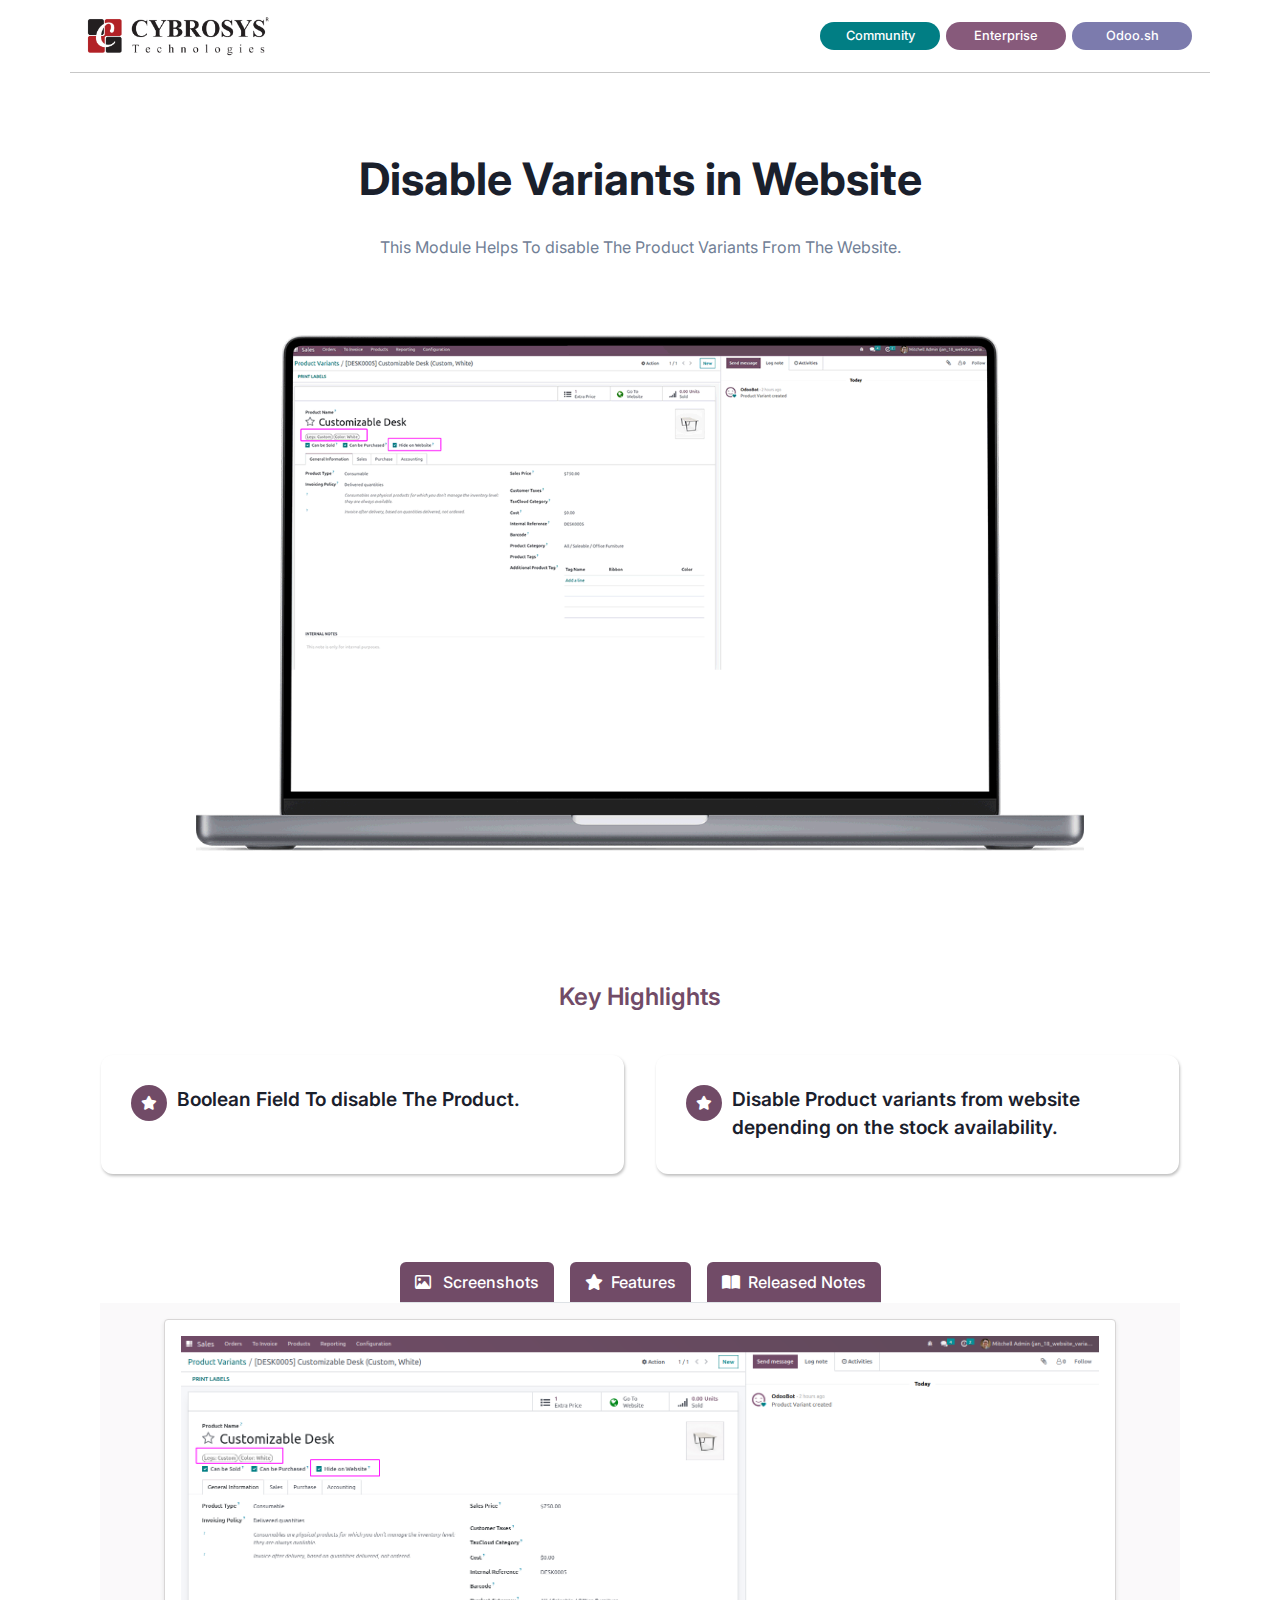
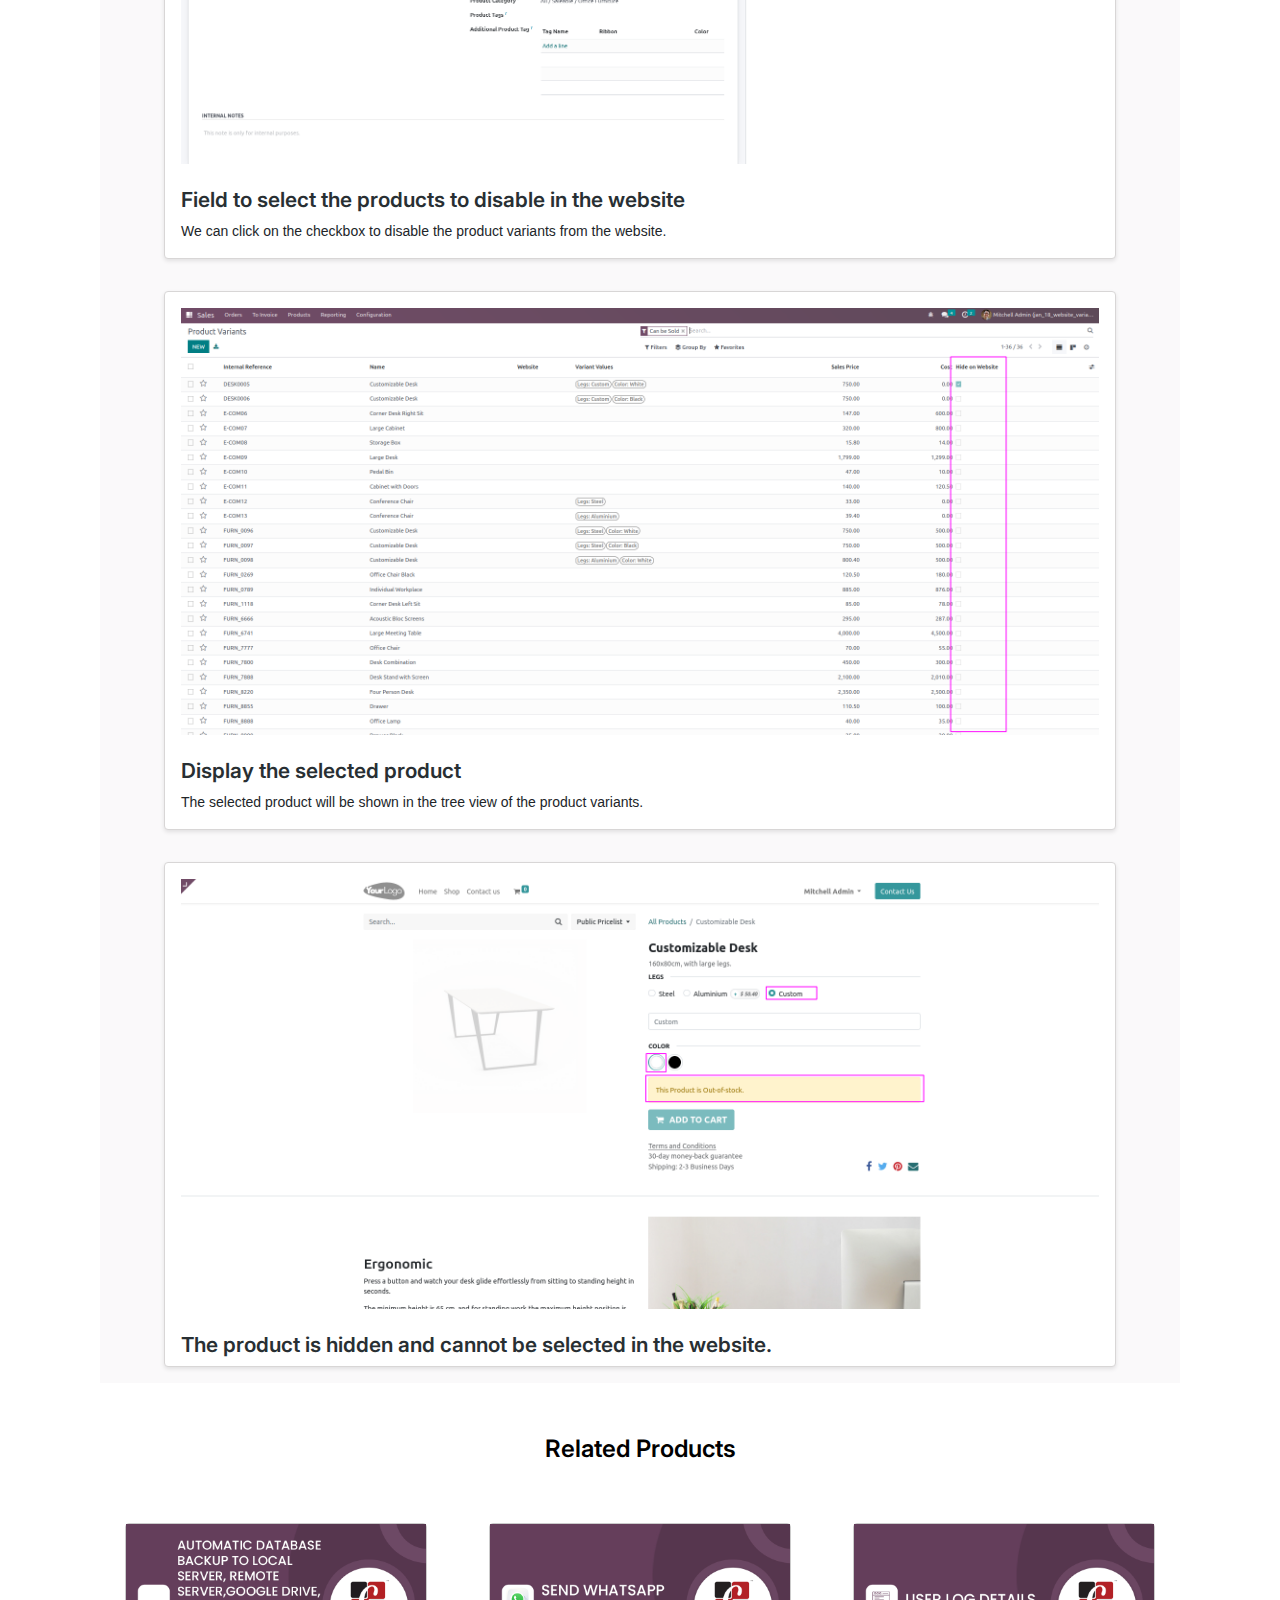
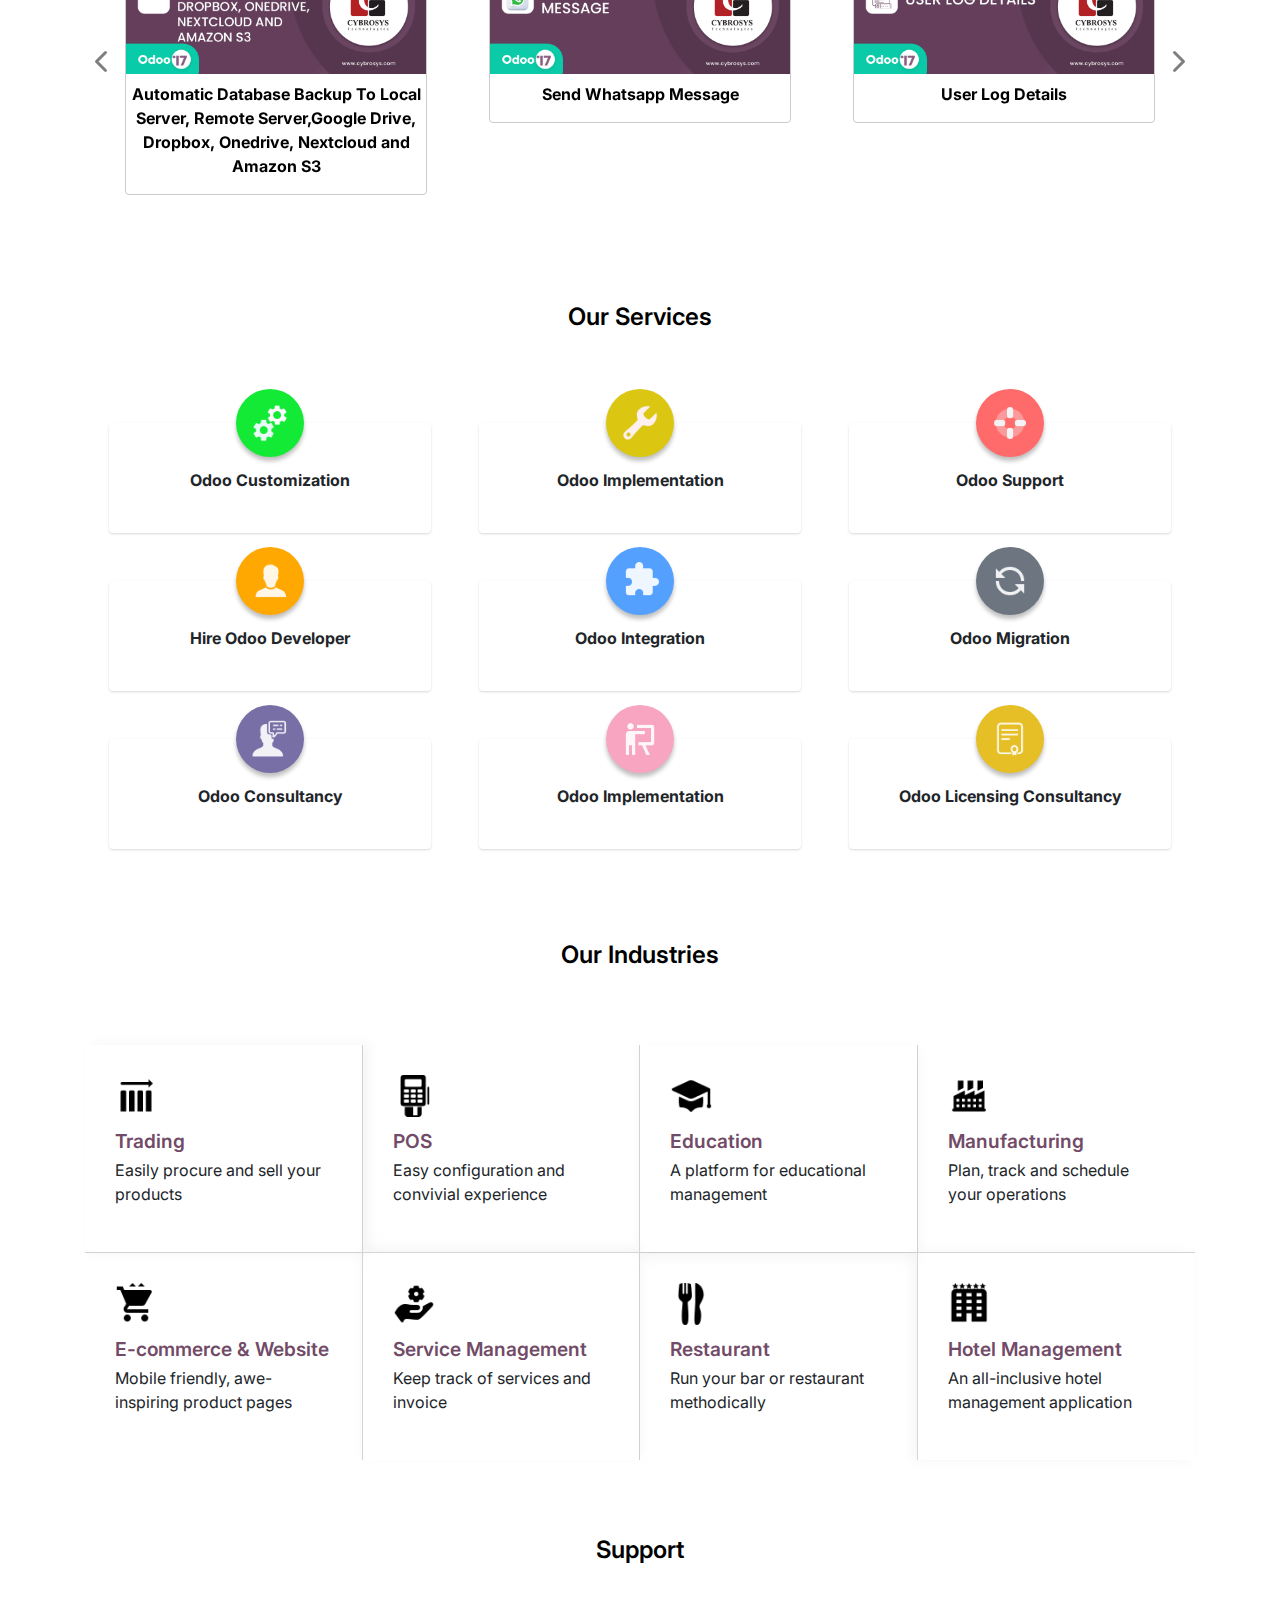
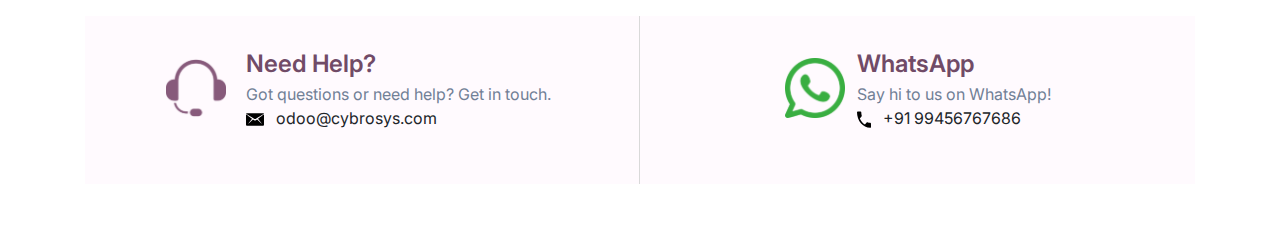
<file: website_hide_variants/static/description/index.html>
<!DOCTYPE html>
<html lang="en">

<head>
    <meta charset="UTF-8">
    <meta name="viewport" content="width=device-width, initial-scale=1.0">
    <title>Odoo App 3 Index</title>
    <!-- Bootstrap CSS -->
    <link rel="stylesheet"
          href="https://cdn.jsdelivr.net/npm/bootstrap@4.0.0/dist/css/bootstrap.min.css"
          integrity="sha384-Gn5384xqQ1aoWXA+058RXPxPg6fy4IWvTNh0E263XmFcJlSAwiGgFAW/dAiS6JXm"
          crossorigin="anonymous">
    <link rel="stylesheet"
          href="https://cdnjs.cloudflare.com/ajax/libs/font-awesome/6.2.1/css/all.min.css">
    <link rel="preconnect" href="https://fonts.googleapis.com">
    <link rel="preconnect" href="https://fonts.gstatic.com" crossorigin>
    <link href="https://fonts.googleapis.com/css2?family=Inter:wght@400;500;600;700;800&display=swap"
          rel="stylesheet">
</head>
<body>
<section>
    <div class="container"
         style="font-family: 'Inter', sans-serif !important;background-color: #fff !important;">
        <div class="row">
            <div class="col-sm-12 col-md-12 col-lg-12 d-flex justify-content-between flex-wrap align-items-sm-center"
                 style="border-bottom:1px solid rgba(0, 0, 0, 0.22)">
                <div class="my-3">
                    <img src="assets/misc/Cybrosys R.png"
                         style="width:auto !important; height:40px !important">
                </div>
                <div class="my-3 d-flex align-items-center">
                    <div class="text-center"
                         style="background-color:#017E84 !important;font-size: 0.8rem !important; color:#fff !important; font-weight:500 !important; padding:4px !important; margin:0 3px !important; border-radius:50px !important; min-width: 120px !important;">
                        Community
                    </div>
                    <div class="text-center"
                         style="background-color:#875A7B !important; color:#fff !important;font-size: 0.8rem !important; font-weight:500 !important; padding:4px !important; margin:0 3px !important; border-radius:50px !important;min-width: 120px !important;">
                        Enterprise
                    </div>
                    <div class="text-center"
                         style="background-color:#7C7BAD !important; color:#fff !important;font-size: 0.8rem !important; font-weight:500 !important; padding:4px !important; margin:0 3px !important; border-radius:50px !important; min-width: 120px !important;">
                        Odoo.sh
                    </div>
                </div>
            </div>
        </div>
        <div class="row">
            <div class="col-sm-12 col-md-12 col-lg-12 text-center d-flex align-items-center flex-column"
                 style="margin: 80px 0px !important;">
                <h1 style="font-size: 2.8rem;font-weight: 700; color:
                    #1A202C;">
                    Disable Variants in Website</h1>
                <p class="my-3 mb-4"
                   style="max-width: 80%; font-weight: 400 !important; line-height: 32px; color: #718096;">
                    This Module Helps To disable The Product Variants From The
                    Website.
                </p>
                <div style="width: 80%; margin-top: 3rem;">
                    <img src="assets/screenshots/hero.gif"
                         class="img-responsive" width="100%" height="auto">
                </div>
            </div>
        </div>
        <div class="container mt-5 mb-5">
            <div class="col-lg-12 d-flex flex-column justify-content-center align-items-center mt-4">
                <p class="m-0"
                   style="font-weight: 600; font-size: 24px; color:#714b67 !important">
                    Key Highlights
                </p>
            </div>
            <div class="row py-4">
                <div class="col-md-6 col-sm-12 p-3">
                    <div class="d-flex   h-100" style="padding: 30px;border-radius: 12px;
                                    background: #FFF;
                                    box-shadow: 1px 2px 3px 0px rgba(0, 0, 0, 0.25); ">
                        <div style="width: 36px; height: 36px; border-radius: 50%; background: #714B67;
                                    display: flex; justify-content: center; align-items: center;
                                    margin-right: 10px; flex-shrink: 0;">
                            <i class="fa-solid fa-star  "
                               style="color: #fff;font-size:14px;"></i>
                        </div>
                        <div>
                            <p style="color: #1A202C;font-weight: 600;
                                      font-size: 1.2rem; margin-bottom: 2px;">
                                Boolean Field To disable The Product.</p>
                        </div>
                    </div>
                </div>
                <div class="col-md-6 col-sm-12 p-3">
                    <div class="d-flex   h-100" style="padding: 30px;border-radius: 12px;
                                    background: #FFF;
                                    box-shadow: 1px 2px 3px 0px rgba(0, 0, 0, 0.25); ">
                        <div style="width: 36px; height: 36px; border-radius: 50%; background: #714B67;
                                    display: flex; justify-content: center; align-items: center;
                                    margin-right: 10px; flex-shrink: 0;">
                            <i class="fa-solid fa-star  "
                               style="color: #fff;font-size:14px;"></i>
                        </div>
                        <div>
                            <p style="color: #1A202C;font-weight: 600;
                                      font-size: 1.2rem; margin-bottom: 2px;">
                                Disable Product variants from website depending
                                on the stock availability.</p>
                        </div>
                    </div>
                </div>
            </div>
        </div>
        <div class="container rounded">
            <ul class="nav nav-tabs d-flex"
                style="width: fit-content;margin: 0 auto;gap: 1rem;">
                <li class="col text-center py-2 text-nowrap "
                    style="color: #fff; background-color: #714B67;border-radius: 6px 6px 0px 0px;">
                    <a
                            class="active show" data-toggle="tab" href="#tab1"
                            style="color: #fff;font-weight: 500; background-color: #714B67; text-decoration: none;">
                        <i class="fa-regular fa-image  pr-2"
                           style="color: #fff;"></i>
                        Screenshots</a></li>
                <li class="col text-center py-2 text-nowrap "
                    style="color: #fff; background-color: #714B67;border-radius: 6px 6px 0px 0px;">
                    <a
                            data-toggle="tab" href="#tab2"
                            style="color: #fff;font-weight: 500;  text-decoration: none;"><i
                            class="fa-solid fa-star  pr-2"
                            style="color: #fff;"></i>Features</a></li>
                <li class="col text-center py-2 text-nowrap "
                    style="color: #fff; background-color: #714B67;border-radius: 6px 6px 0px 0px;">
                    <a
                            data-toggle="tab" href="#tab3"
                            style="color: #fff;font-weight: 500; text-decoration: none; background-color: #714B67;"><i
                            class="fa-solid fa-book-open  pr-2"
                            style="color: #fff;"></i>Released Notes</a></li>
            </ul>
            <div class="tab-content"
                 style="background-color: rgba(121, 113, 119, 0.04);">
                <div id="tab1" class="tab-pane fade in active show">
                    <div class="col-lg-12 py-2"
                         style="padding: 1rem 4rem !important;">
                        <div
                                style="border: 1px solid #d8d6d6; border-radius: 4px; background: #fff; box-shadow: 0 2px 4px rgba(0, 0, 0, 0.1);">
                            <div class="row justify-content-center p-3 w-100 m-0">
                                <img src="assets/screenshots/1.png"
                                     class="img-responsive" width="100%"
                                     height="auto">
                            </div>
                            <div class="px-3">
                                <h4 class="mt-2"
                                    style=" font-weight:600 !important; color:#282F33 !important; font-size:1.3rem !important">
                                    Field to select the products to disable in
                                    the website</h4>
                                <p style="font-weight: 400; font-family: 'Montserrat', sans-serif; font-size: 14px;">
                                    We can click on the checkbox to disable the
                                    product variants from the website.</p>
                            </div>
                        </div>
                    </div>
                    <div class="col-lg-12 py-2"
                         style="padding: 1rem 4rem !important;">
                        <div
                                style="border: 1px solid #d8d6d6; border-radius: 4px;  background: #fff; box-shadow: 0 2px 4px rgba(0, 0, 0, 0.1);">
                            <div class="row justify-content-center p-3 w-100 m-0">
                                <img src="assets/screenshots/2.png"
                                     class="img-responsive" width="100%"
                                     height="auto">
                            </div>
                            <div class="px-3">
                                <h4 class="mt-2"
                                    style=" font-weight:600 !important; color:#282F33 !important; font-size:1.3rem !important">
                                    Display the selected product</h4>
                                <p style="font-weight: 400; font-family: 'Montserrat', sans-serif; font-size: 14px;">
                                    The selected product will be shown in the
                                    tree view of the product variants.</p>
                            </div>
                        </div>
                    </div>
                    <div class="col-lg-12 py-2"
                         style="padding: 1rem 4rem !important;">
                        <div
                                style="border: 1px solid #d8d6d6; border-radius: 4px;  background: #fff; box-shadow: 0 2px 4px rgba(0, 0, 0, 0.1);">
                            <div class="row justify-content-center p-3 w-100 m-0">
                                <img src="assets/screenshots/3.png"
                                     class="img-responsive" width="100%"
                                     height="auto">
                            </div>
                            <div class="px-3">
                                <h4 class="mt-2"
                                    style=" font-weight:600 !important; color:#282F33 !important; font-size:1.3rem !important">
                                    The product is hidden and cannot be selected
                                    in the website.</h4>
                            </div>
                        </div>
                    </div>
                </div>
                <div id="tab2" class="tab-pane fade">
                    <div class="col-mg-12" style="padding: 1rem 4rem;">
                        <ul style="list-style: none; padding: 1rem 0;font-weight: 500;">
                            <li class="py-3"
                                style="font-weight: 500;background-color: #fff; border-radius: 4px; padding: 1rem; margin-bottom: 1rem; box-shadow: 0 2px 4px rgba(0, 0, 0, 0.1);">
                                    <span style="margin-right: 12px;"><img
                                            src="assets/misc/star (1) 2.svg"
                                            alt=""
                                            width="16px"></span>Boolean Field To
                                disable The Product.
                            </li>
                            <li class="py-3"
                                style="font-weight: 500;background-color: #fff; border-radius: 4px; padding: 1rem; margin-bottom: 1rem; box-shadow: 0 2px 4px rgba(0, 0, 0, 0.1);">
                                    <span style="margin-right: 12px;"><img
                                            src="assets/misc/star (1) 2.svg"
                                            alt=""
                                            width="16px"></span>Disable Product
                                variants from website depending on the stock
                                availability.
                            </li>
                        </ul>
                    </div>
                </div>
                <div id="tab3" class="tab-pane fade">
                    <div class="col-mg-12 active" style="padding: 1rem 4rem;">
                        <div class="py-3"
                             style="font-weight: 500;background-color: #fff; border-radius: 4px; padding: 1rem; box-shadow: 0 2px 4px rgba(0, 0, 0, 0.1);">
                            <div class="d-flex mb-3"
                                 style="font-size: 0.8rem; font-weight: 500;"><span>Version
                                        17.0.1.0.0</span><span
                                    class="px-2">|</span><span
                                    style="color: #714B67;font-weight: 600;">Released on:28th Feb 2024</span>
                            </div>
                            <p class="m-0"
                               style=" color:#718096!important; font-size:1rem !important;line-height: 28px;">

                                Initial Commit for Disable Variants in Website.</p>
                        </div>
                    </div>
                </div>
            </div>
        </div>
        <div class="container mt-5">
            <div class="col-lg-12 d-flex flex-column justify-content-center align-items-center mt-5">
                <p class="m-0"
                   style="font-weight: 600; font-size: 24px; color:#000 !important">
                    Related Products</p>
            </div>
        </div>
        <div id="myCarousel" class="carousel slide py-3" data-ride="carousel">
            <div class="carousel-inner">
                <div class="carousel-item active">
                    <div class="row p-4">
                        <div class="col">
                            <div class="p-3">
                                <a href="https://apps.odoo.com/apps/modules/17.0/auto_database_backup/"
                                   style="color: #000; text-decoration: none;">
                                    <div style="border:1px solid #CBCBCB !important;border-radius: 4px;">
                                        <div style="width: 300px; ">
                                            <img src="assets/modules/1.gif"
                                                 alt="" width="100%"
                                                 height="auto">

                                        </div>
                                        <p class="text-center pt-2 text-black font-weight-bold">
                                            Automatic Database Backup To Local
                                            Server, Remote Server,Google Drive,
                                            Dropbox, Onedrive, Nextcloud and
                                            Amazon S3</p>
                                    </div>
                                </a>
                            </div>
                        </div>
                        <div class="col">
                            <div class="p-3">
                                <a href="https://apps.odoo.com/apps/modules/17.0/whatsapp_redirect/#"
                                   style="color: #000; text-decoration: none;">
                                    <div style="border:1px solid #CBCBCB !important;border-radius: 4px;">
                                        <div style="width: 300px; ">
                                            <img src="assets/modules/banner.jpg"
                                                 alt="" width="100%"
                                                 height="auto">

                                        </div>
                                        <p class="text-center pt-2 text-black font-weight-bold">
                                            Send Whatsapp Message</p>
                                    </div>
                                </a>
                            </div>
                        </div>
                        <div class="col">
                            <div class="p-3">
                                <a href="https://apps.odoo.com/apps/modules/17.0/login_user_detail/#"
                                   style="color: #000; text-decoration: none;">
                                    <div style="border:1px solid #CBCBCB !important;border-radius: 4px;">
                                        <div style="width: 300px; ">
                                            <img src="assets/modules/1.png"
                                                 alt="" width="100%"
                                                 height="auto">

                                        </div>
                                        <p class="text-center pt-2 text-black font-weight-bold">
                                            User Log Details</p>
                                    </div>
                                </a>
                            </div>
                        </div>
                    </div>
                </div>
                <div class="carousel-item">
                    <div class="row p-4">
                        <div class="col">
                            <div class="p-3">
                                <a href="https://apps.odoo.com/apps/modules/17.0/employee_dynamic_fields/"
                                   style="color: #000; text-decoration: none;">
                                    <div style="border:1px solid #CBCBCB !important;border-radius: 4px;">
                                        <div style="width: 300px; ">
                                            <img src="assets/modules/2.jpg"
                                                 alt="" width="100%"
                                                 height="auto">
                                        </div>
                                        <p class="text-center pt-2 text-black font-weight-bold">
                                            Employee Dynamic Fields</p>
                                    </div>
                                </a>
                            </div>
                        </div>
                        <div class="col">
                            <div class="p-3">
                                <a href="https://apps.odoo.com/apps/modules/16.0/hide_menu_user/"
                                   style="color: #000; text-decoration: none;">
                                    <div style="border:1px solid #CBCBCB !important;border-radius: 4px;">
                                        <div style="width: 300px;">
                                            <img src="assets/modules/2.png"
                                                 alt="" width="100%"
                                                 height="auto">
                                        </div>
                                        <p class="text-center pt-2 text-black font-weight-bold">
                                            Hide Any Menu User Wise</p>
                                    </div>
                                </a>
                            </div>
                        </div>
                        <div class="col">
                            <div class="p-3">
                                <a href="https://apps.odoo.com/apps/modules/16.0/multi_branch_base/"
                                   style="color: #000; text-decoration: none;">
                                    <div style="border:1px solid #CBCBCB !important;border-radius: 4px;">
                                        <div style="width: 300px;">
                                            <img src="assets/modules/5.png"
                                                 alt="" width="100%"
                                                 height="auto">
                                        </div>
                                        <p class="text-center pt-2 text-black font-weight-bold">
                                            Multi Branch Operations</p>
                                    </div>
                                </a>
                            </div>
                        </div>
                    </div>
                </div>
            </div>
            <a class="carousel-control-prev" href="#myCarousel"
               data-slide="prev" style="width: 35px; color: #000;">
                    <span class="carousel-control-prev-icon">
                        <i class="fa fa-chevron-left"
                           style="font-size: 24px;"></i>
                    </span>
            </a>
            <a class="carousel-control-next" href="#myCarousel"
               data-slide="next" style="width: 35px; color: #000;">
                    <span class="carousel-control-next-icon">
                        <i class="fa fa-chevron-right"
                           style="font-size: 24px;"></i>
                    </span>
            </a>
        </div>
        <div class="container mt-5">
            <div class="col-lg-12 d-flex flex-column justify-content-center align-items-center mt-4">
                <p class="m-0"
                   style="font-weight: 600; font-size: 24px; color:#000 !important">
                    Our Services</p>

            </div>
        </div>
        <div class="container my-5">
            <div class="row py-3">
                <div class="col-md-4 col-sm-6 px-4 py-4">
                    <div
                            style="background-color: #fff; padding: 25px; text-align: center;  box-shadow: rgba(0, 0, 0, 0.1) 0px 1px 3px 0px, rgba(0, 0, 0, 0.06) 0px 1px 2px 0px; position: relative;border-radius: 4px;">
                        <div style="position: absolute; top: 0%; left: 50%; transform: translate(-50%, -50%);">
                            <div style="background-color:#13EA36 ; border-radius: 50%; padding: 15px;    width: 68px;
                                    height: 68px; display: inline-block; box-shadow:0px 4px 4px rgba(0, 0, 0, 0.25);">
                                <img src="assets/icons/cogs.png"
                                     alt="service-icon" width="38px"
                                     height="auto">
                            </div>
                        </div>
                        <p style="margin-top: 20px; font-weight: bold;">Odoo
                            Customization</p>
                    </div>
                </div>
                <div class="col-md-4 col-sm-6 px-4 py-4">
                    <div
                            style="background-color: #fff; padding: 25px; text-align: center; box-shadow: rgba(0, 0, 0, 0.1) 0px 1px 3px 0px, rgba(0, 0, 0, 0.06) 0px 1px 2px 0px; position: relative;border-radius: 4px;">
                        <div style="position: absolute; top: 0%; left: 50%; transform: translate(-50%, -50%);">
                            <div style="background-color:#DBC711; border-radius: 50%; padding: 15px;    width: 68px;
                                    height: 68px; display: inline-block; box-shadow:0px 4px 4px rgba(0, 0, 0, 0.25);">
                                <img src="assets/icons/wrench.png"
                                     alt="service-icon" width="38px"
                                     height="auto">
                            </div>
                        </div>
                        <p style="margin-top: 20px; font-weight: bold;">Odoo
                            Implementation</p>
                    </div>
                </div>
                <div class="col-md-4 col-sm-6 px-4 py-4">
                    <div
                            style="background-color: #fff; padding: 25px; text-align: center;  box-shadow: rgba(0, 0, 0, 0.1) 0px 1px 3px 0px, rgba(0, 0, 0, 0.06) 0px 1px 2px 0px; position: relative; border-radius: 4px;">
                        <div style="position: absolute; top: 0%; left: 50%; transform: translate(-50%, -50%);">
                            <div style="background-color:#FF6B6B ; border-radius: 50%; padding: 15px;    width: 68px;
                                    height: 68px; display: inline-block; box-shadow:0px 4px 4px rgba(0, 0, 0, 0.25);">
                                <img src="assets/icons/lifebuoy.png"
                                     alt="service-icon" width="38px"
                                     height="auto">
                            </div>
                        </div>
                        <p style="margin-top: 20px; font-weight: bold;">Odoo
                            Support</p>
                    </div>
                </div>
                <div class="col-md-4 col-sm-6 px-4 py-4">
                    <div
                            style="background-color: #fff; padding: 25px; text-align: center; box-shadow: rgba(0, 0, 0, 0.1) 0px 1px 3px 0px, rgba(0, 0, 0, 0.06) 0px 1px 2px 0px; position: relative; border-radius: 4px;">
                        <div style="position: absolute; top: 0%; left: 50%; transform: translate(-50%, -50%);">
                            <div style="background-color:#FFA801 ; border-radius: 50%; padding: 15px;    width: 68px;
                                    height: 68px; display: inline-block; box-shadow:0px 4px 4px rgba(0, 0, 0, 0.25);">
                                <img src="assets/icons/user.png"
                                     alt="service-icon" width="38px"
                                     height="auto">
                            </div>
                        </div>
                        <p style="margin-top: 20px; font-weight: bold;">Hire
                            Odoo Developer</p>
                    </div>
                </div>
                <div class="col-md-4 col-sm-6 px-4 py-4">
                    <div
                            style="background-color: #fff; padding: 25px; text-align: center;  box-shadow: rgba(0, 0, 0, 0.1) 0px 1px 3px 0px, rgba(0, 0, 0, 0.06) 0px 1px 2px 0px; position: relative; border-radius: 4px;">

                        <div style="position: absolute; top: 0%; left: 50%; transform: translate(-50%, -50%);">
                            <div style="background-color:#54A0FF; border-radius: 50%; padding: 15px;    width: 68px;
                                    height: 68px; display: inline-block; box-shadow:0px 4px 4px rgba(0, 0, 0, 0.25);">
                                <img src="assets/icons/puzzle.png"
                                     alt="service-icon" width="38px"
                                     height="auto">
                            </div>
                        </div>
                        <p style="margin-top: 20px; font-weight: bold;">Odoo
                            Integration</p>
                    </div>
                </div>
                <div class="col-md-4 col-sm-6 px-4 py-4">
                    <div
                            style="background-color: #fff; padding: 25px; text-align: center;  box-shadow: rgba(0, 0, 0, 0.1) 0px 1px 3px 0px, rgba(0, 0, 0, 0.06) 0px 1px 2px 0px; position: relative;border-radius: 4px;">
                        <div style="position: absolute; top: 0%; left: 50%; transform: translate(-50%, -50%);">
                            <div style="background-color:#6D7680 ; border-radius: 50%; padding: 15px;    width: 68px;
                                    height: 68px; display: inline-block; box-shadow:0px 4px 4px rgba(0, 0, 0, 0.25);">
                                <img src="assets/icons/update.png"
                                     alt="service-icon" width="38px"
                                     height="auto">
                            </div>
                        </div>
                        <p style="margin-top: 20px; font-weight: bold;">Odoo
                            Migration</p>
                    </div>
                </div>
                <div class="col-md-4 col-sm-6 px-4 py-4">
                    <div
                            style="background-color: #fff; padding: 25px; text-align: center;  box-shadow: rgba(0, 0, 0, 0.1) 0px 1px 3px 0px, rgba(0, 0, 0, 0.06) 0px 1px 2px 0px; position: relative;border-radius: 4px;">
                        <div style="position: absolute; top: 0%; left: 50%; transform: translate(-50%, -50%);">
                            <div style="background-color:#786FA6 ; border-radius: 50%; padding: 15px;    width: 68px;
                                    height: 68px; display: inline-block; box-shadow:0px 4px 4px rgba(0, 0, 0, 0.25);">
                                <img src="assets/icons/consultation.png"
                                     alt="service-icon" width="38px"
                                     height="auto">
                            </div>
                        </div>
                        <p style="margin-top: 20px; font-weight: bold;">Odoo
                            Consultancy</p>
                    </div>
                </div>
                <div class="col-md-4 col-sm-6 px-4 py-4">
                    <div
                            style="background-color: #fff; padding: 25px; text-align: center; box-shadow: rgba(0, 0, 0, 0.1) 0px 1px 3px 0px, rgba(0, 0, 0, 0.06) 0px 1px 2px 0px;position: relative;border-radius: 4px;">
                        <div style="position: absolute; top: 0%; left: 50%; transform: translate(-50%, -50%);">
                            <div style="background-color:#F8A5C2 ; border-radius: 50%; padding: 15px;    width: 68px;
                                    height: 68px; display: inline-block; box-shadow:0px 4px 4px rgba(0, 0, 0, 0.25);">
                                <img src="assets/icons/training.png"
                                     alt="service-icon" width="38px"
                                     height="auto">
                            </div>
                        </div>
                        <p style="margin-top: 20px; font-weight: bold;">Odoo
                            Implementation</p>
                    </div>
                </div>
                <div class="col-md-4 col-sm-6 px-4 py-4">
                    <div
                            style="background-color: #fff; padding: 25px; text-align: center;  box-shadow: rgba(0, 0, 0, 0.1) 0px 1px 3px 0px, rgba(0, 0, 0, 0.06) 0px 1px 2px 0px; position: relative;border-radius: 4px;">
                        <div style="position: absolute; top: 0%; left: 50%; transform: translate(-50%, -50%);">
                            <div style="background-color:#E6BE26; border-radius: 50%; padding: 15px;    width: 68px;
                                    height: 68px; display: inline-block; box-shadow:0px 4px 4px rgba(0, 0, 0, 0.25);">
                                <img src="assets/icons/license.png"
                                     alt="service-icon" width="38px"
                                     height="auto">
                            </div>
                        </div>
                        <p style="margin-top: 20px; font-weight: bold;">Odoo
                            Licensing Consultancy</p>
                    </div>
                </div>
            </div>
        </div>
        <div class="container mt-5">
            <div class="col-lg-12 d-flex flex-column justify-content-center align-items-center mt-4">
                <p class="m-0"
                   style="font-weight: 600; font-size: 24px; color:#000 !important">
                    Our Industries</p>

            </div>
        </div>
        <div class="container">
            <div class="row my-5 py-4">
                <div class="col-md-3 col-sm-6 p-0">
                    <div class="d-flex flex-column h-100 "
                         style="border-right: 1px solid rgb(209, 209, 209); border-bottom: 1px solid  rgb(209, 209, 209); padding: 30px; box-shadow: 6px 0 10px rgba(228, 227, 227, 0.373);">
                        <img src="assets/icons/trading-black.png" width="42px"
                             height="auto" alt="">
                        <p style="color: #714B67;font-weight: 600; margin-top: 10px;
                           font-size: 1.2rem; margin-bottom: 2px;">Trading</p>
                        <p>Easily procure and sell your products</p>
                    </div>
                </div>
                <div class="col-md-3 col-sm-6  p-0">
                    <div class="d-flex flex-column h-100"
                         style="border-right: 1px solid rgb(209, 209, 209);border-bottom: 1px solid  rgb(209, 209, 209); padding: 30px;">
                        <img src="assets/icons/pos-black.png" width="42px"
                             height="auto" alt="">
                        <p style="color: #714B67;font-weight: 600; margin-top: 10px;
                            font-size: 1.2rem; margin-bottom: 2px;">POS</p>
                        <p>Easy configuration and convivial experience</p>
                    </div>
                </div>
                <div class="col-md-3 col-sm-6  p-0">
                    <div class="d-flex flex-column h-100"
                         style="border-right: 1px solid  rgb(209, 209, 209);border-bottom: 1px solid   rgba(0, 0, 0, 0.2); padding: 30px; box-shadow: 0 5px 10px  rgba(228, 227, 227, 0.373)">
                        <img src="assets/icons/education-black.png" width="42px"
                             height="auto" alt="">
                        <p style="color: #714B67;font-weight: 600; margin-top: 10px;
                            font-size: 1.2rem; margin-bottom: 2px;">
                            Education</p>
                        <p>A platform for educational management</p>
                    </div>
                </div>
                <div class="col-md-3 col-sm-6  p-0">
                    <div class="d-flex flex-column h-100"
                         style="border-bottom: 1px solid  rgb(209, 209, 209); padding: 30px; ">
                        <img src="assets/icons/manufacturing-black.png"
                             width="42px" height="auto" alt="">
                        <p style="color: #714B67;font-weight: 600; margin-top: 10px;
                            font-size: 1.2rem; margin-bottom: 2px;">
                            Manufacturing</p>
                        <p>Plan, track and schedule your operations</p>
                    </div>
                </div>
                <div class="col-md-3 col-sm-6 p-0">
                    <div class="d-flex flex-column h-100"
                         style="border-right: 1px solid  rgb(209, 209, 209); padding: 30px;">
                        <img src="assets/icons/ecom-black.png" width="42px"
                             height="auto" alt="">
                        <p style="color: #714B67;font-weight: 600; margin-top: 10px;
                            font-size: 1.2rem; margin-bottom: 2px;">E-commerce &
                            Website</p>
                        <p>Mobile friendly, awe-inspiring product pages</p>
                    </div>
                </div>
                <div class="col-md-3 col-sm-6   p-0">
                    <div class="d-flex flex-column h-100"
                         style="border-right: 1px solid  rgb(209, 209, 209); padding: 30px;box-shadow: 0 -5px 10px  rgba(228, 227, 227, 0.373);">
                        <img src="assets/icons/service-black.png" width="42px"
                             height="auto" alt="">
                        <p style="color: #714B67;font-weight: 600; margin-top: 10px;
                            font-size: 1.2rem; margin-bottom: 2px;">Service
                            Management</p>
                        <p>Keep track of services and invoice</p>
                    </div>
                </div>
                <div class="col-md-3 col-sm-6    p-0">
                    <div class="d-flex flex-column h-100"
                         style="border-right: 1px solid  rgb(209, 209, 209); padding: 30px; ">
                        <img src="assets/icons/restaurant-black.png"
                             width="42px" height="auto" alt="">
                        <p style="color: #714B67;font-weight: 600; margin-top: 10px;
                            font-size: 1.2rem; margin-bottom: 2px;">
                            Restaurant</p>
                        <p>Run your bar or restaurant methodically</p>
                    </div>
                </div>
                <div class="col-md-3 col-sm-6   p-0">
                    <div class="d-flex flex-column h-100"
                         style=" padding: 30px;box-shadow: -5px 0 10px  rgba(228, 227, 227, 0.373);">
                        <img src="assets/icons/hotel-black.png" width="42px"
                             height="auto" alt="">
                        <p style="color: #714B67;font-weight: 600; margin-top: 10px;
                            font-size: 1.2rem; margin-bottom: 2px;">Hotel
                            Management</p>
                        <p>An all-inclusive hotel management application</p>
                    </div>
                </div>
            </div>
        </div>
        <div class="container mt-5">
            <div class="col-lg-12 d-flex flex-column justify-content-center align-items-center mt-5">
                <p class="m-0"
                   style="font-weight: 600; font-size: 24px; color:#000 !important">
                    Support</p>
            </div>
        </div>
        <div class="container my-5">
            <div class="row" style="background-color: #FFFAFE;">
                <div class="col-md-6 pb-4  d-flex align-items-center justify-content-center"
                     style="border-right: 1px solid #D9D9D9;">
                    <div style="padding: 30px;">
                        <div class="d-flex align-items-center">
                            <img src="assets/misc/support (1) 1.svg" alt=""
                                 width="60px" style="margin-right: 12px;">
                            <div style="padding: 0px 8px;">
                                    <span
                                            style="color: #714B67;font-size: 24px;font-weight: 600;padding-bottom: 1rem;">Need
                                        Help?</span>
                                <p class="m-0" style="color:#718096;">Got
                                    questions or need help? Get in touch.</p>
                                <div style="font-weight: 400;"><span><img
                                        src="assets/misc/support-email.svg"
                                        alt=""
                                        width="18px"
                                        style="filter: invert(1);margin-right: 0.8rem;"></span>odoo@cybrosys.com
                                </div>
                            </div>
                        </div>
                    </div>
                </div>
                <div class="col-md-6 pb-4 d-flex align-items-center justify-content-center">
                    <div style="padding: 30px;">
                        <div class="d-flex align-items-center">
                            <img src="assets/misc/whatsapp 1.svg" alt=""
                                 width="60px" style="margin-right: 12px;">
                            <div>
                                <span style="color: #714B67;font-size: 24px;font-weight: 600;">WhatsApp</span>
                                <p class="m-0" style="color:#718096;">Say hi to
                                    us on WhatsApp!</p>
                                <div style="font-weight: 400; font-size: 16px;"><span><img
                                        src="assets/misc/phone.svg"
                                        alt="" width="14px"
                                        style="filter: invert(1); margin-right: 0.8rem;"></span>+91
                                    99456767686
                                </div>
                            </div>
                        </div>
                    </div>
                </div>
            </div>
        </div>
    </div>
</section>
<!-- Optional JavaScript -->
<!-- jQuery first, then Popper.js, then Bootstrap JS -->
<script src="https://ajax.googleapis.com/ajax/libs/jquery/3.5.1/jquery.min.js"></script>
<script src="https://maxcdn.bootstrapcdn.com/bootstrap/4.5.2/js/bootstrap.min.js"></script>
</body>
</html>
</file>
